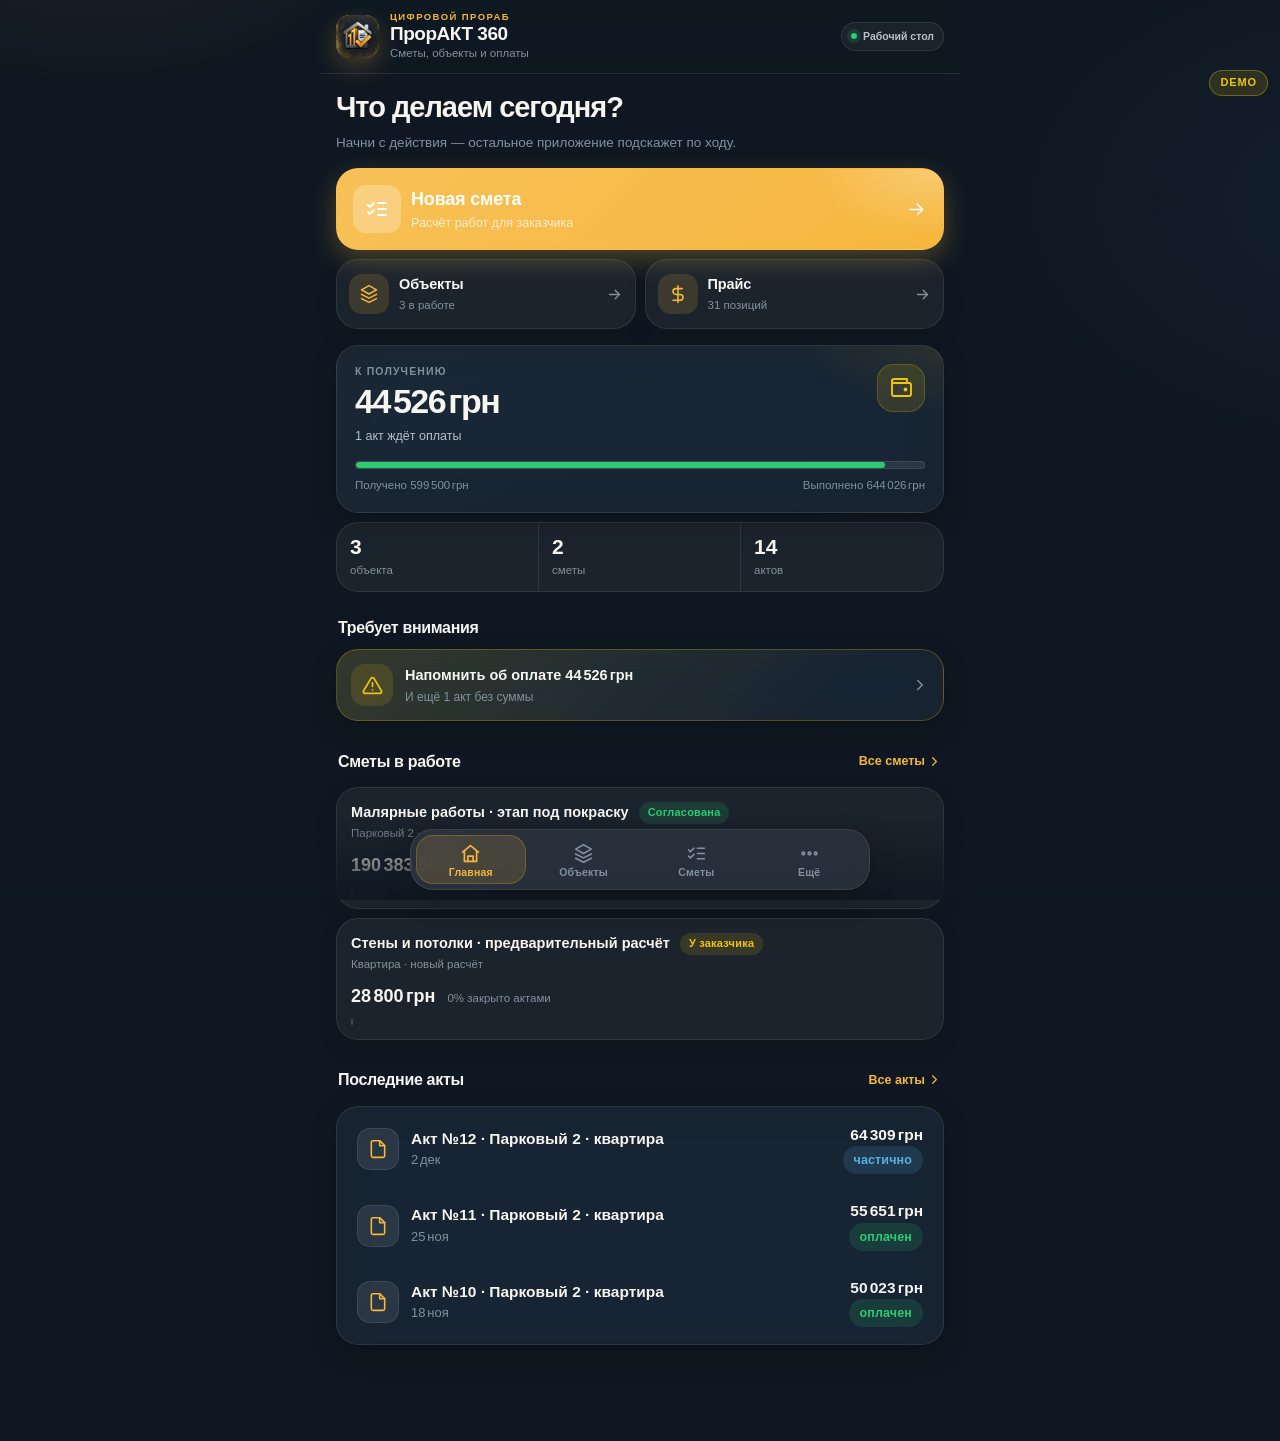
<file: internal/webapp/static/index.html>
<!doctype html>
<html lang="ru">
<head>
  <meta charset="utf-8">
  <meta name="viewport" content="width=device-width, initial-scale=1, viewport-fit=cover, user-scalable=no">
  <meta name="referrer" content="no-referrer">
  <title>ПрорАКТ 360 — цифровой прораб</title>
  <!-- Telegram Mini App SDK: если недоступен (открыто в обычном браузере) —
       приложение честно переходит в demo-режим с тестовыми данными -->
  <script src="https://telegram.org/js/telegram-web-app.js" onerror="window.__tgFailed=true"></script>
  <link rel="stylesheet" href="css/tokens.css">
  <link rel="stylesheet" href="css/base.css">
  <link rel="stylesheet" href="css/components.css">
  <link rel="icon" href="data:image/svg+xml,<svg xmlns='http://www.w3.org/2000/svg' viewBox='0 0 100 100'><text y='.9em' font-size='90'>🧰</text></svg>">
</head>
<body>
  <div id="app" class="app" aria-live="polite">
    <div class="boot-splash">
      <div class="boot-logo"><img src="assets/proakt360-avatar.webp" alt=""></div>
      <div class="boot-title">ПрорАКТ 360</div>
      <div class="boot-hint">Загружаю цифровой прораб…</div>
    </div>
  </div>
  <script type="module" src="js/main.js"></script>
</body>
</html>
</file>
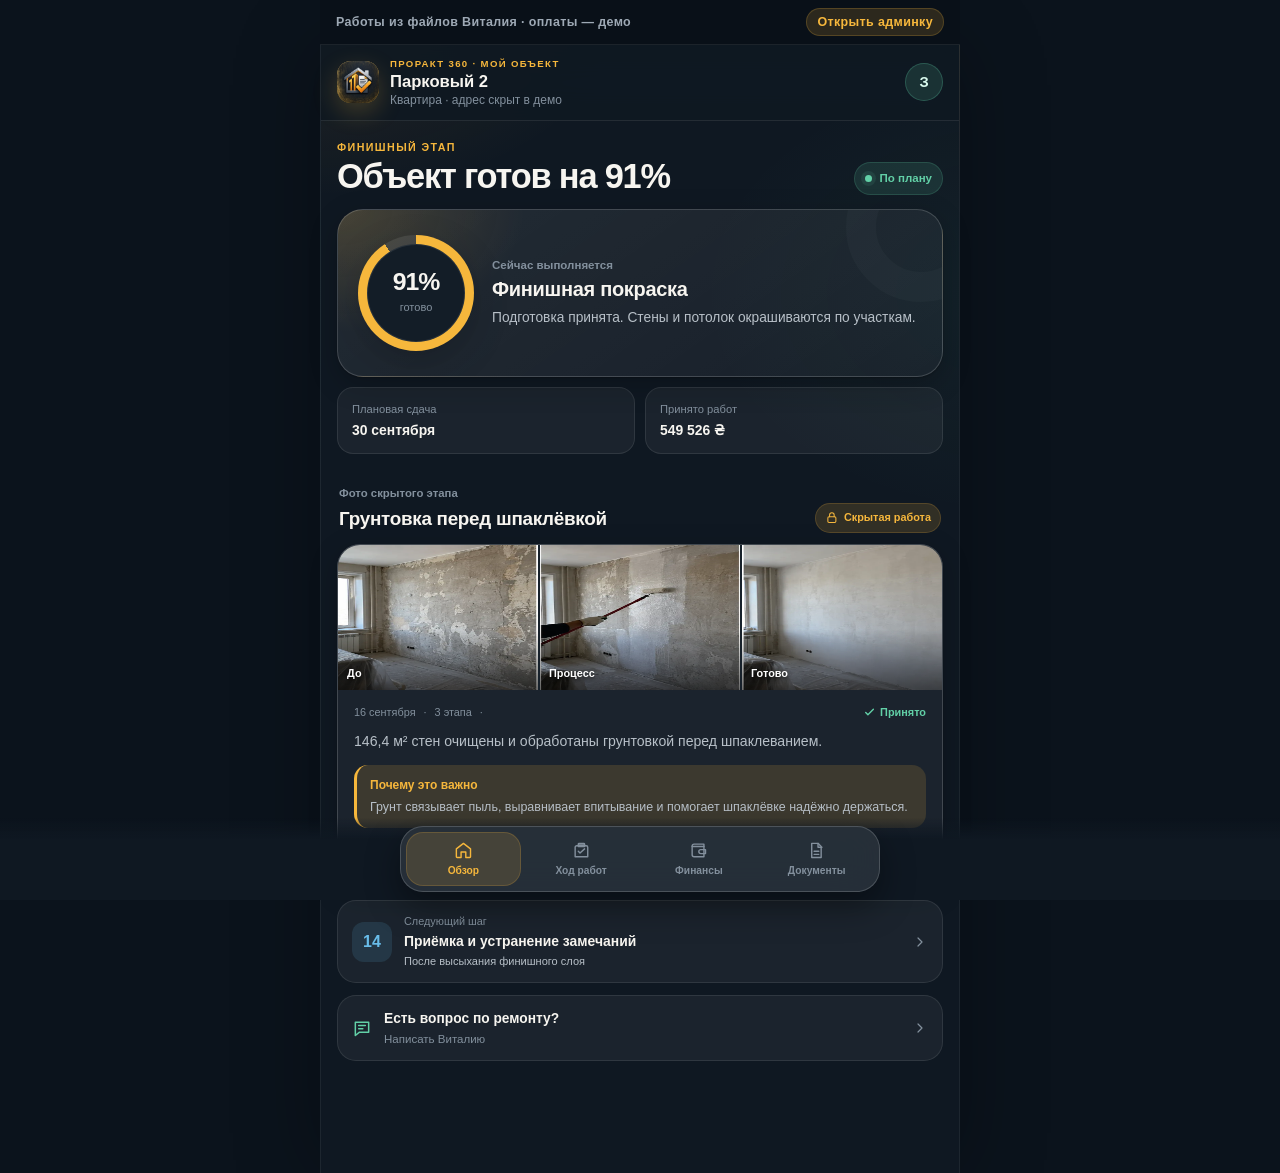
<file: internal/webapp/static/client.html>
<!doctype html>
<html lang="ru">
<head>
  <meta charset="utf-8">
  <meta name="viewport" content="width=device-width, initial-scale=1, viewport-fit=cover, user-scalable=no">
  <meta name="theme-color" content="#0f1822">
  <meta name="referrer" content="no-referrer">
  <title>ПрорАКТ 360 — мой объект</title>
  <script src="https://telegram.org/js/telegram-web-app.js" onerror="window.__tgFailed=true"></script>
  <link rel="stylesheet" href="css/tokens.css">
  <link rel="stylesheet" href="css/base.css">
  <link rel="stylesheet" href="css/client.css">
  <link rel="icon" href="data:image/svg+xml,%3Csvg xmlns='http://www.w3.org/2000/svg' viewBox='0 0 100 100'%3E%3Crect width='100' height='100' rx='24' fill='%23f6b73c'/%3E%3Cpath d='M24 48 50 27l26 21v29H57V58H43v19H24Z' fill='%23261a02'/%3E%3C/svg%3E">
</head>
<body class="client-body">
  <svg class="svg-sprite" aria-hidden="true">
    <symbol id="i-home" viewBox="0 0 24 24"><path d="m3 10 9-7 9 7v10a1 1 0 0 1-1 1h-5v-7H9v7H4a1 1 0 0 1-1-1Z"/></symbol>
    <symbol id="i-work" viewBox="0 0 24 24"><path d="M9 5h6M9 3h6a1 1 0 0 1 1 1v3H8V4a1 1 0 0 1 1-1Z"/><path d="M6 6h12a2 2 0 0 1 2 2v12H4V8a2 2 0 0 1 2-2Z"/><path d="m8 13 2.2 2.2L16 10"/></symbol>
    <symbol id="i-wallet" viewBox="0 0 24 24"><path d="M4 6.5A2.5 2.5 0 0 1 6.5 4H19v16H6.5A2.5 2.5 0 0 1 4 17.5Z"/><path d="M4 7h15M15 11h6v5h-6a2.5 2.5 0 0 1 0-5Z"/></symbol>
    <symbol id="i-doc" viewBox="0 0 24 24"><path d="M6 3h8l4 4v14H6Z"/><path d="M14 3v5h5M9 13h6M9 17h6"/></symbol>
    <symbol id="i-camera" viewBox="0 0 24 24"><path d="M4 7h4l1.5-2h5L16 7h4v12H4Z"/><circle cx="12" cy="13" r="3.5"/></symbol>
    <symbol id="i-check" viewBox="0 0 24 24"><path d="m5 12 4 4L19 6"/></symbol>
    <symbol id="i-lock" viewBox="0 0 24 24"><rect x="5" y="10" width="14" height="10" rx="2"/><path d="M8 10V7a4 4 0 0 1 8 0v3"/></symbol>
    <symbol id="i-message" viewBox="0 0 24 24"><path d="M4 5h16v12H9l-5 4Z"/><path d="M8 9h8M8 13h5"/></symbol>
    <symbol id="i-chevron" viewBox="0 0 24 24"><path d="m9 18 6-6-6-6"/></symbol>
    <symbol id="i-close" viewBox="0 0 24 24"><path d="m6 6 12 12M18 6 6 18"/></symbol>
    <symbol id="i-download" viewBox="0 0 24 24"><path d="M12 3v12m0 0 5-5m-5 5-5-5M5 20h14"/></symbol>
  </svg>

  <div id="demo-switch" class="client-demo-switch">
    <span>Работы из файлов Виталия · оплаты — демо</span>
    <a href="./index.html">Открыть админку</a>
  </div>

  <div class="client-shell">
    <header class="client-header">
      <div class="client-brand" aria-hidden="true"><img src="assets/proakt360-avatar.webp" alt=""></div>
      <div class="client-header-copy">
        <div class="client-header-label">ПРОРАКТ 360 · МОЙ ОБЪЕКТ</div>
        <div class="client-header-title">Парковый 2</div>
        <div class="client-header-sub">Квартира · адрес скрыт в демо</div>
      </div>
      <div class="client-avatar" aria-label="Заказчик">З</div>
    </header>

    <main class="client-main" id="client-main">
      <section class="client-screen active" data-screen="overview" aria-labelledby="overview-title">
        <div class="object-intro">
          <div>
            <div class="eyebrow">ФИНИШНЫЙ ЭТАП</div>
            <h1 id="overview-title">Объект готов на 91%</h1>
          </div>
          <span class="status-pill"><span></span>По плану</span>
        </div>

        <article class="progress-card">
          <div class="progress-ring" style="--value:91" aria-label="Готовность объекта 91 процент">
            <div><strong>91%</strong><span>готово</span></div>
          </div>
          <div class="progress-copy">
            <div class="progress-label">Сейчас выполняется</div>
            <h2>Финишная покраска</h2>
            <p>Подготовка принята. Стены и потолок окрашиваются по участкам.</p>
          </div>
        </article>

        <div class="fact-grid" aria-label="Сроки объекта">
          <div class="fact"><span>Плановая сдача</span><strong>30 сентября</strong></div>
          <div class="fact"><span>Принято работ</span><strong>549 526 ₴</strong></div>
        </div>

        <div class="section-heading">
          <div><span>Фото скрытого этапа</span><h2>Грунтовка перед шпаклёвкой</h2></div>
          <span class="hidden-badge"><svg><use href="#i-lock"/></svg>Скрытая работа</span>
        </div>

        <article class="report-card" data-open-report tabindex="0" role="button" aria-label="Открыть фотоотчёт о грунтовании стен">
          <div class="report-photo-strip" aria-hidden="true">
            <div class="report-photo before"><span>До</span></div>
            <div class="report-photo process"><span>Процесс</span></div>
            <div class="report-photo after"><span>Готово</span></div>
          </div>
          <div class="report-body">
            <div class="report-meta"><span>16 сентября</span><span>3 этапа</span><span class="done-label"><svg><use href="#i-check"/></svg>Принято</span></div>
            <p>146,4 м² стен очищены и обработаны грунтовкой перед шпаклеванием.</p>
            <div class="why-box">
              <strong>Почему это важно</strong>
              <span>Грунт связывает пыль, выравнивает впитывание и помогает шпаклёвке надёжно держаться.</span>
            </div>
            <button class="text-button" type="button">Посмотреть фотоотчёт <svg><use href="#i-chevron"/></svg></button>
          </div>
        </article>

        <article class="next-card">
          <div class="next-number">14</div>
          <div class="next-copy"><span>Следующий шаг</span><strong>Приёмка и устранение замечаний</strong><small>После высыхания финишного слоя</small></div>
          <svg class="chevron"><use href="#i-chevron"/></svg>
        </article>

        <button class="client-question" type="button" data-action="question">
          <svg><use href="#i-message"/></svg>
          <span><strong>Есть вопрос по ремонту?</strong><small>Написать Виталию</small></span>
          <svg class="chevron"><use href="#i-chevron"/></svg>
        </button>
      </section>

      <section class="client-screen" data-screen="work" aria-labelledby="work-title">
        <div class="screen-title">
          <div class="eyebrow">ХРОНОЛОГИЯ</div>
          <h1 id="work-title">Ход работ</h1>
          <p>Все этапы, включая работы, которые не будут видны после отделки.</p>
        </div>

        <div class="timeline">
          <article class="timeline-item done">
            <div class="timeline-mark"><svg><use href="#i-check"/></svg></div>
            <div class="timeline-card">
              <div class="timeline-top"><span>Этап 1</span><time>Акты 1–2</time></div>
              <h2>Защита и подготовка основания</h2>
              <p>Укрывка, штробы, шлифовка штукатурки и подготовка скрытых дверей.</p>
              <button type="button" data-action="photos">Фото подготовки <svg><use href="#i-chevron"/></svg></button>
            </div>
          </article>

          <article class="timeline-item done">
            <div class="timeline-mark"><svg><use href="#i-check"/></svg></div>
            <div class="timeline-card">
              <div class="timeline-top"><span>Этап 2</span><time>Акты 3–6</time></div>
              <div class="timeline-title-row"><h2>Армирование и стеклохолст</h2><span class="mini-hidden"><svg><use href="#i-lock"/></svg>Скрытая</span></div>
              <p>Сетка, стыки гипсокартона, углы Straight Flex и стеклохолст.</p>
              <button type="button" data-action="photos">Фото до закрытия <svg><use href="#i-chevron"/></svg></button>
            </div>
          </article>

          <article class="timeline-item done">
            <div class="timeline-mark">3</div>
            <div class="timeline-card current-card">
              <div class="timeline-top"><span>Этап 3 · завершён</span><time>Акты 7–11</time></div>
              <h2>Шпаклёвка и шлифовка</h2>
              <div class="stage-progress"><i style="width:100%"></i></div>
              <div class="task-list">
                <button class="task done hidden-task" type="button" data-open-report><svg><use href="#i-check"/></svg><span>Грунтование 146,4 м²</span><small>Отчёт</small></button>
                <div class="task done"><svg><use href="#i-check"/></svg><span>Шпаклёвка под стеклохолст</span></div>
                <div class="task done"><svg><use href="#i-check"/></svg><span>Финишная шпаклёвка</span></div>
                <div class="task done"><svg><use href="#i-check"/></svg><span>Шлифовка под покраску</span></div>
              </div>
            </div>
          </article>

          <article class="timeline-item current">
            <div class="timeline-mark">4</div>
            <div class="timeline-card current-card">
              <div class="timeline-top"><span>Этап 4 · сейчас</span><time>Акт 12</time></div>
              <h2>Финишная покраска</h2>
              <div class="stage-progress"><i style="width:72%"></i></div>
              <p>Стены валиком, потолок и откосы — безвоздушным методом.</p>
            </div>
          </article>

          <article class="timeline-item future">
            <div class="timeline-mark">5</div>
            <div class="timeline-card">
              <div class="timeline-top"><span>Этап 5</span><time>до 30 сентября</time></div>
              <h2>Приёмка объекта</h2>
              <p>Финальная проверка, уборка и передача документов.</p>
            </div>
          </article>
        </div>
      </section>

      <section class="client-screen" data-screen="finance" aria-labelledby="finance-title">
        <div class="screen-title">
          <div class="eyebrow">РАСЧЁТЫ</div>
          <h1 id="finance-title">Финансы</h1>
          <p>Только согласованные суммы, оплаты и принятые работы.</p>
        </div>

        <article class="money-hero">
          <span>Принято работ по 12 актам</span>
          <strong>549 526 ₴</strong>
          <div class="money-progress"><i style="width:91.9%"></i></div>
          <div class="money-legend"><span>Оплачено <b>505 000 ₴</b></span><span>К оплате <b>44 526 ₴</b></span></div>
        </article>

        <div class="money-grid">
          <article><span>Актов сформировано</span><strong>12</strong><small>Суммы из архива Виталия</small></article>
          <article class="debt-card"><span>Задолженность</span><strong>44 526 ₴</strong><small>Условно для демо</small></article>
        </div>

        <div class="section-heading simple"><div><span>История</span><h2>Платежи и акты</h2></div></div>
        <div class="finance-list">
          <button type="button" data-action="document"><span class="finance-icon act">✓</span><span><strong>Акт выполненных работ №12</strong><small>Последний · частично оплачен</small></span><b>64 309 ₴</b><svg><use href="#i-chevron"/></svg></button>
          <button type="button" data-action="document"><span class="finance-icon income">₴</span><span><strong>Оплата по акту №12</strong><small>Получено · сумма условная</small></span><b>19 783 ₴</b><svg><use href="#i-chevron"/></svg></button>
          <button type="button" data-action="document"><span class="finance-icon act">✓</span><span><strong>Акт выполненных работ №11</strong><small>Оплачен</small></span><b>55 651 ₴</b><svg><use href="#i-chevron"/></svg></button>
          <button type="button" data-action="document"><span class="finance-icon act">✓</span><span><strong>Акт выполненных работ №10</strong><small>Оплачен</small></span><b>50 023 ₴</b><svg><use href="#i-chevron"/></svg></button>
        </div>

        <div class="finance-note"><svg><use href="#i-lock"/></svg><p><strong>Прозрачно и без внутренней кухни</strong><span>Заказчик видит согласованную смету и расчёты. Закупочные цены и внутренняя маржа бригады остаются в админке.</span></p></div>
      </section>

      <section class="client-screen" data-screen="documents" aria-labelledby="documents-title">
        <div class="screen-title">
          <div class="eyebrow">ФАЙЛЫ ОБЪЕКТА</div>
          <h1 id="documents-title">Документы</h1>
          <p>Актуальные версии сметы, договора и актов всегда под рукой.</p>
        </div>

        <div class="document-group">
          <h2>Основные</h2>
          <button class="document-row" type="button" data-action="document"><span class="doc-icon amber"><svg><use href="#i-doc"/></svg></span><span><strong>Смета этапа «Парковый 2»</strong><small>38 позиций · 190 383,50 ₴</small></span><span class="doc-status">Из Excel</span><svg><use href="#i-chevron"/></svg></button>
          <button class="document-row" type="button" data-action="document"><span class="doc-icon blue"><svg><use href="#i-doc"/></svg></span><span><strong>Прайс малярных работ</strong><small>Стены, потолки и коэффициенты</small></span><svg><use href="#i-chevron"/></svg></button>
        </div>

        <div class="document-group">
          <h2>Акты выполненных работ</h2>
          <button class="document-row" type="button" data-action="document"><span class="doc-icon green"><svg><use href="#i-check"/></svg></span><span><strong>Акт №12</strong><small>Финишная покраска · 64 309 ₴</small></span><span class="doc-status pending">Частично</span><svg><use href="#i-chevron"/></svg></button>
          <button class="document-row" type="button" data-action="document"><span class="doc-icon green"><svg><use href="#i-check"/></svg></span><span><strong>Акт №11</strong><small>Грунт-краска · 55 651 ₴</small></span><span class="doc-status signed">Оплачен</span><svg><use href="#i-chevron"/></svg></button>
          <button class="document-row" type="button" data-action="document"><span class="doc-icon green"><svg><use href="#i-check"/></svg></span><span><strong>Акт №10</strong><small>Шпаклёвка и шлифовка · 50 023 ₴</small></span><span class="doc-status signed">Оплачен</span><svg><use href="#i-chevron"/></svg></button>
        </div>

        <button class="download-all" type="button" data-action="download"><svg><use href="#i-download"/></svg>Скачать документы одним архивом</button>
      </section>
    </main>

    <nav class="client-tabbar" aria-label="Разделы кабинета заказчика">
      <div class="client-tabbar-inner">
        <button class="client-tab active" type="button" data-tab="overview" aria-current="page"><svg><use href="#i-home"/></svg><span>Обзор</span></button>
        <button class="client-tab" type="button" data-tab="work"><svg><use href="#i-work"/></svg><span>Ход работ</span></button>
        <button class="client-tab" type="button" data-tab="finance"><svg><use href="#i-wallet"/></svg><span>Финансы</span></button>
        <button class="client-tab" type="button" data-tab="documents"><svg><use href="#i-doc"/></svg><span>Документы</span></button>
      </div>
    </nav>
  </div>

  <div class="report-sheet" id="report-sheet" hidden>
    <button class="sheet-backdrop" type="button" data-close-report aria-label="Закрыть отчёт"></button>
    <section class="sheet-panel" role="dialog" aria-modal="true" aria-labelledby="report-title">
      <div class="sheet-handle" aria-hidden="true"></div>
      <div class="sheet-head">
        <div><span>ФОТООТЧЁТ · СКРЫТАЯ РАБОТА</span><h2 id="report-title">Грунтование стен</h2></div>
        <button class="sheet-close" type="button" data-close-report aria-label="Закрыть"><svg><use href="#i-close"/></svg></button>
      </div>
      <img class="sheet-photo" src="assets/hidden-work-primer-report.webp" alt="Стена до грунтования, во время нанесения грунтовки и после завершения работы">
      <div class="sheet-steps"><span><b>1</b>Основание</span><span><b>2</b>Нанесение</span><span><b>3</b>Результат</span></div>
      <div class="sheet-content">
        <span class="hidden-badge"><svg><use href="#i-lock"/></svg>Скрытая работа зафиксирована</span>
        <p>Стены очищены от пыли и равномерно обработаны грунтовкой глубокого проникновения. После высыхания можно наносить шпаклёвку.</p>
        <dl>
          <div><dt>Материал</dt><dd>Грунт глубокого проникновения</dd></div>
          <div><dt>Площадь</dt><dd>146,4 м²</dd></div>
          <div><dt>Ответственный</dt><dd>Виталий</dd></div>
        </dl>
        <div class="sheet-proof"><svg><use href="#i-check"/></svg><p><strong>Работа подтверждена</strong><span>Фото сохранены в истории объекта и будут доступны после завершения ремонта.</span></p></div>
      </div>
    </section>
  </div>

  <div class="client-toast" id="client-toast" role="status" aria-live="polite"></div>
  <script type="module" src="js/client.js"></script>
</body>
</html>
</file>
<file: internal/webapp/static/css/tokens.css>
/* ============================================================
   ПрорАКТ · design tokens (v0.7)
   Палитра полностью синхронизируется с Telegram.WebApp.themeParams
   (см. js/hooks/useTheme.js): значения ниже — фолбэк на время
   загрузки и для открытия вне Telegram.
   ============================================================ */

:root {
  color-scheme: dark;

  /* поверхности */
  --bg: #0f1822;                    /* спокойный графит, без «игровой» черноты */
  --bg-glow-1: rgba(246, 183, 60, .08);
  --bg-glow-2: rgba(88, 176, 227, .05);
  --card: rgba(255, 255, 255, .055);
  --card-strong: rgba(255, 255, 255, .095);
  --card-blur: 18px;
  --border: rgba(255, 255, 255, .09);
  --border-strong: rgba(255, 255, 255, .16);

  /* текст */
  --text: #f7f5f0;
  --text-secondary: #b8c0c8;
  --sub: var(--text-secondary);
  --hint: #83909d;

  /* акцент: в Telegram подменяется на themeParams.button_color */
  --accent: #f6b73c;
  --accent-text: #261a02;
  --accent-soft: rgba(246, 183, 60, .15);
  --on-accent: #261a02;

  /* узнаваемый «строительный» оттенок не зависит от темы Telegram */
  --brand: #f6b73c;
  --brand-soft: rgba(246, 183, 60, .14);

  /* статусы */
  --ok: #2ecc71;
  --ok-soft: rgba(46, 204, 113, .14);
  --warn: #f1c40f;
  --warn-soft: rgba(241, 196, 15, .13);
  --danger: #ff6b57;
  --danger-soft: rgba(255, 107, 87, .13);
  --info: #58b0e3;
  --info-soft: rgba(88, 176, 227, .14);

  /* форма */
  --radius-s: 11px;
  --radius-m: 16px;
  --radius-l: 22px;
  --radius-xl: 28px;
  --blur-hairline: saturate(160%) blur(var(--card-blur));

  --shadow-1: 0 1px 2px rgba(0, 0, 0, .24), 0 14px 36px rgba(0, 0, 0, .18);
  --shadow-accent: 0 10px 26px rgba(246, 183, 60, .24);

  /* метрика */
  --font: -apple-system, BlinkMacSystemFont, "SF Pro Text", "Segoe UI",
          Roboto, "Helvetica Neue", Arial, sans-serif;
  --mono: ui-monospace, "SF Mono", "JetBrains Mono", Menlo, monospace;
  --tab-num: font-variant-numeric: tabular-nums;

  /* отступы */
  --page-x: 16px;
  --page-top: 12px;
  --gap-s: 8px;
  --gap-m: 12px;
  --gap-l: 16px;
  --gap-xl: 24px;

  /* поведение */
  --tap-ease: cubic-bezier(.2, .8, .2, 1);
  --spring: cubic-bezier(.34, 1.4, .44, 1);
}
</file>
<file: internal/webapp/static/css/base.css>
/* ПрорАКТ · база: reset, типографика, safe-area, скролл */

*, *::before, *::after { box-sizing: border-box; }

html, body {
  margin: 0;
  padding: 0;
  height: 100%;
}

body {
  font-family: var(--font);
  font-size: 16px;
  line-height: 1.45;
  color: var(--text);
  background: var(--bg);
  -webkit-font-smoothing: antialiased;
  text-rendering: optimizeLegibility;
  overscroll-behavior-y: none;
  touch-action: manipulation;
  -webkit-tap-highlight-color: transparent;
}

/* фон с мягким свечением — глубина для glassmorphism */
.app {
  min-height: 100%;
  background:
    radial-gradient(520px 340px at 8% -8%, var(--bg-glow-1), transparent 60%),
    radial-gradient(640px 420px at 108% 14%, var(--bg-glow-2), transparent 62%),
    var(--bg);
  display: flex;
  flex-direction: column;
  /* safe-area + запас под панель Telegram */
  padding-top: calc(env(safe-area-inset-top, 0px) + var(--tg-gap, 0px));
}

main.view {
  flex: 1 0 auto;
  padding: var(--page-top) var(--page-x) 96px;
  width: 100%;
  max-width: 640px;
  margin: 0 auto;
}

h1, h2, h3 { margin: 0; letter-spacing: -.015em; }
p { margin: 0; }

a { color: var(--accent); text-decoration: none; }

button, input, select, textarea {
  font: inherit;
  color: inherit;
}

button { cursor: pointer; background: none; border: 0; padding: 0; }

::placeholder { color: var(--hint); opacity: 1; }

/* деньги и счётчики — выровненные цифры */
.num { font-variant-numeric: tabular-nums; }

.muted { color: var(--text-secondary); }
.hint-text { color: var(--hint); font-size: 13.5px; }

.row { display: flex; align-items: center; gap: var(--gap-m); }
.row-between { display: flex; align-items: center; justify-content: space-between; gap: var(--gap-m); }
.col { display: flex; flex-direction: column; gap: var(--gap-s); }
.grow { flex: 1 1 auto; min-width: 0; }
.ellipsis { overflow: hidden; text-overflow: ellipsis; white-space: nowrap; }

/* скроллбар — тонкий и ненавязчивый */
*::-webkit-scrollbar { width: 4px; height: 4px; }
*::-webkit-scrollbar-thumb { background: var(--border-strong); border-radius: 4px; }

/* доступность: фокус виден, но не мигает на тапах */
:focus-visible {
  outline: 2px solid var(--accent);
  outline-offset: 2px;
  border-radius: 6px;
}

@media (prefers-reduced-motion: reduce) {
  *, *::before, *::after { animation-duration: .01ms !important; transition-duration: .01ms !important; }
}
</file>
<file: internal/webapp/static/css/components.css>
/* ============================================================
   ПрорАКТ · UI-кит (glassmorphism, 2026)
   Компоненты соответствуют js/components/ui/*.js
   ============================================================ */

/* --- сплэш ---------------------------------------------------- */
.boot-splash {
  min-height: 100dvh;
  display: grid;
  place-content: center;
  justify-items: center;
  gap: 6px;
}
.boot-logo { width: 72px; height: 72px; overflow: hidden; border-radius: 23px; filter: drop-shadow(0 8px 22px rgba(0,0,0,.42)); animation: boot-pop .6s var(--spring) both; }
.boot-logo img { width: 100%; height: 100%; display: block; object-fit: cover; }
.boot-title { font-size: 22px; font-weight: 800; letter-spacing: .02em; }
.boot-hint { color: var(--hint); font-size: 14px; }
@keyframes boot-pop { from { transform: scale(.6); opacity: 0; } to { transform: scale(1); opacity: 1; } }

/* --- шапка ---------------------------------------------------- */
.app-header {
  position: sticky;
  top: calc(env(safe-area-inset-top, 0px) + var(--tg-gap, 0px));
  z-index: 30;
  padding: 10px var(--page-x) 10px;
  max-width: 640px;
  margin: 0 auto;
  width: 100%;
  display: flex;
  align-items: center;
  gap: 10px;
  background: color-mix(in srgb, var(--bg) 72%, transparent);
  -webkit-backdrop-filter: var(--blur-hairline);
  backdrop-filter: var(--blur-hairline);
  border-bottom: 1px solid var(--border);
}
.app-header .title { font-size: 19px; font-weight: 800; letter-spacing: -.02em; }
.app-header .subtitle { font-size: 12.5px; color: var(--hint); margin-top: 1px; }

.icon-btn {
  display: grid;
  place-items: center;
  width: 40px; height: 40px;
  border-radius: 13px;
  background: var(--card);
  border: 1px solid var(--border);
  -webkit-backdrop-filter: var(--blur-hairline);
  backdrop-filter: var(--blur-hairline);
  color: var(--text-secondary);
  transition: transform .15s var(--tap-ease), background .2s;
}
.icon-btn:active { transform: scale(.92); background: var(--card-strong); }

/* --- стеклянная карточка -------------------------------------- */
.card {
  background: var(--card);
  border: 1px solid var(--border);
  border-radius: var(--radius-l);
  -webkit-backdrop-filter: var(--blur-hairline);
  backdrop-filter: var(--blur-hairline);
  box-shadow: var(--shadow-1);
  padding: var(--gap-l);
}
.card.clickable { transition: transform .16s var(--tap-ease), border-color .2s; }
.card.clickable:active { transform: scale(.975); border-color: var(--border-strong); }
.card.section { margin-top: var(--gap-l); }

.card-title {
  font-size: 13px;
  font-weight: 700;
  text-transform: uppercase;
  letter-spacing: .06em;
  color: var(--hint);
  margin-bottom: var(--gap-m);
}

/* --- метрики (дашборд) ---------------------------------------- */
.stat-grid {
  display: grid;
  grid-template-columns: repeat(2, minmax(0, 1fr));
  gap: var(--gap-m);
}
.stat-grid.wide-first > :first-child { grid-column: 1 / -1; }

.stat {
  position: relative;
  overflow: hidden;
  background: var(--card);
  border: 1px solid var(--border);
  border-radius: var(--radius-l);
  -webkit-backdrop-filter: var(--blur-hairline);
  backdrop-filter: var(--blur-hairline);
  padding: 14px 16px;
}
.stat .stat-label {
  display: flex; align-items: center; gap: 6px;
  font-size: 12.5px; font-weight: 600; letter-spacing: .03em;
  color: var(--text-secondary);
}
.stat .stat-value {
  margin-top: 4px;
  font-size: 26px;
  font-weight: 800;
  letter-spacing: -.02em;
  font-variant-numeric: tabular-nums;
}
.stat .stat-value .unit { font-size: 14px; font-weight: 700; color: var(--hint); margin-left: 4px; }
.stat .stat-sub { margin-top: 2px; font-size: 12.5px; color: var(--hint); font-variant-numeric: tabular-nums; }
.stat.hero { background: linear-gradient(135deg, var(--accent-soft), transparent 70%), var(--card); }
.stat.hero .stat-value { font-size: 34px; }
.stat .stat-icon { position: absolute; right: 12px; top: 12px; opacity: .5; color: var(--text-secondary); }

/* --- кнопки ---------------------------------------------------- */
.btn {
  position: relative;
  display: inline-flex;
  align-items: center;
  justify-content: center;
  gap: 8px;
  min-height: 48px;
  padding: 12px 20px;
  border-radius: var(--radius-m);
  font-weight: 700;
  font-size: 15.5px;
  letter-spacing: -.01em;
  border: 1px solid transparent;
  transition: transform .16s var(--tap-ease), filter .2s, background .2s, opacity .2s;
  user-select: none;
  -webkit-user-select: none;
}
.btn:active { transform: scale(.965); }

.btn-primary {
  background: linear-gradient(180deg, color-mix(in srgb, var(--accent) 88%, white 12%), var(--accent));
  color: var(--on-accent);
  box-shadow: var(--shadow-accent);
}
.btn-primary:active { filter: brightness(1.06); }

.btn-secondary {
  background: var(--card-strong);
  border-color: var(--border);
  -webkit-backdrop-filter: var(--blur-hairline);
  backdrop-filter: var(--blur-hairline);
  color: var(--text);
}

.btn-danger {
  background: var(--danger-soft);
  color: var(--danger);
  border-color: color-mix(in srgb, var(--danger) 32%, transparent);
}

.btn-ghost { background: transparent; color: var(--accent); }

.btn-block { display: flex; width: 100%; }
.btn-sm { min-height: 38px; padding: 8px 14px; font-size: 14px; border-radius: 12px; }

.btn[disabled], .btn.loading {
  opacity: .55;
  pointer-events: none;
}
.btn.loading { color: transparent !important; }
.btn.loading::after {
  content: "";
  position: absolute;
  width: 20px; height: 20px;
  border-radius: 50%;
  border: 2.5px solid color-mix(in srgb, currentColor 35%, transparent);
  border-top-color: currentColor;
  color: var(--text);
  animation: spin .7s linear infinite;
}
.btn-primary.loading::after { color: var(--on-accent); }
@keyframes spin { to { transform: rotate(360deg); } }

/* --- бейджи ---------------------------------------------------- */
.badge {
  display: inline-flex;
  align-items: center;
  gap: 5px;
  padding: 4px 10px;
  border-radius: 999px;
  font-size: 12.5px;
  font-weight: 700;
  letter-spacing: .01em;
  background: var(--card-strong);
  color: var(--text-secondary);
  border: 1px solid var(--border);
  white-space: nowrap;
}
.badge .dot { width: 6px; height: 6px; border-radius: 50%; background: currentColor; }
.badge.ok { background: var(--ok-soft); color: var(--ok); border-color: transparent; }
.badge.warn { background: var(--warn-soft); color: var(--warn); border-color: transparent; }
.badge.danger { background: var(--danger-soft); color: var(--danger); border-color: transparent; }
.badge.info { background: var(--info-soft); color: var(--info); border-color: transparent; }

/* --- список (ячейки) ------------------------------------------- */
.list { display: flex; flex-direction: column; }
.cell {
  display: flex;
  align-items: center;
  gap: 12px;
  width: 100%;
  text-align: left;
  padding: 13px 4px;
  border-bottom: 1px solid var(--border);
  transition: opacity .15s, transform .15s var(--tap-ease);
  color: inherit;
}
.cell:last-child { border-bottom: 0; }
.cell:active { transform: scale(.985); opacity: .85; }
.cell .cell-ic {
  flex: 0 0 auto;
  width: 42px; height: 42px;
  display: grid; place-items: center;
  border-radius: 13px;
  background: var(--card-strong);
  border: 1px solid var(--border);
  color: var(--accent);
}
.cell .cell-title { font-weight: 650; font-size: 15.5px; }
.cell .cell-sub { font-size: 13px; color: var(--hint); margin-top: 1px; font-variant-numeric: tabular-nums; }
.cell .cell-right { text-align: right; flex: 0 0 auto; }
.cell .cell-value { font-weight: 750; font-size: 15.5px; font-variant-numeric: tabular-nums; }
.cell .cell-note { font-size: 12.5px; color: var(--hint); margin-top: 1px; font-variant-numeric: tabular-nums; }

/* --- поиск ------------------------------------------------------ */
.searchbar {
  display: flex;
  align-items: center;
  gap: 10px;
  padding: 10px 14px;
  border-radius: var(--radius-m);
  background: var(--card);
  border: 1px solid var(--border);
  -webkit-backdrop-filter: var(--blur-hairline);
  backdrop-filter: var(--blur-hairline);
  color: var(--hint);
}
.searchbar input {
  flex: 1;
  background: none;
  border: 0;
  outline: 0;
  color: var(--text);
  font-size: 15.5px;
  min-width: 0;
}

/* --- поля ввода (нижний лист) ----------------------------------- */
.field { display: flex; flex-direction: column; gap: 6px; margin-bottom: var(--gap-l); }
.field label { font-size: 13px; font-weight: 700; color: var(--text-secondary); }
.field input, .field textarea {
  width: 100%;
  padding: 13px 14px;
  border-radius: var(--radius-m);
  background: var(--card-strong);
  border: 1px solid var(--border);
  outline: none;
  font-size: 16px;
  transition: border-color .2s;
}
.field input:focus, .field textarea:focus { border-color: var(--accent); }
.field .field-error { color: var(--danger); font-size: 12.5px; }

/* --- нижний лист ------------------------------------------------ */
.sheet-backdrop {
  position: fixed;
  inset: 0;
  z-index: 90;
  background: rgba(0, 0, 0, .45);
  -webkit-backdrop-filter: blur(3px);
  backdrop-filter: blur(3px);
  opacity: 0;
  transition: opacity .25s ease;
  display: flex;
  align-items: flex-end;
  justify-content: center;
}
.sheet-backdrop.open { opacity: 1; }
.sheet {
  width: 100%;
  max-width: 640px;
  max-height: 88dvh;
  overflow: auto;
  background: color-mix(in srgb, var(--bg) 88%, white 12%);
  -webkit-backdrop-filter: var(--blur-hairline);
  backdrop-filter: var(--blur-hairline);
  border: 1px solid var(--border);
  border-bottom: 0;
  border-radius: var(--radius-xl) var(--radius-xl) 0 0;
  padding: 8px var(--page-x) calc(var(--gap-xl) + env(safe-area-inset-bottom, 0px));
  transform: translateY(100%);
  transition: transform .32s var(--spring);
}
.sheet-backdrop.open .sheet { transform: translateY(0); }
.sheet-grabber { width: 44px; height: 5px; border-radius: 3px; background: var(--border-strong); margin: 6px auto 14px; }
.sheet h3 { font-size: 19px; font-weight: 800; margin-bottom: 14px; }

/* --- тосты ------------------------------------------------------- */
.toasts {
  position: fixed;
  left: 0; right: 0;
  bottom: calc(88px + env(safe-area-inset-bottom, 0px));
  z-index: 120;
  display: flex;
  flex-direction: column;
  align-items: center;
  gap: 8px;
  pointer-events: none;
}
.toast {
  display: flex;
  align-items: center;
  gap: 9px;
  max-width: min(92vw, 480px);
  padding: 11px 16px;
  border-radius: 999px;
  font-size: 14px;
  font-weight: 650;
  background: color-mix(in srgb, var(--bg) 76%, white 24%);
  border: 1px solid var(--border-strong);
  box-shadow: var(--shadow-1);
  -webkit-backdrop-filter: var(--blur-hairline);
  backdrop-filter: var(--blur-hairline);
  animation: toast-in .3s var(--spring) both;
}
.toast.ok { color: var(--ok); }
.toast.danger { color: var(--danger); }
.toast.leaving { animation: toast-out .25s ease both; }
@keyframes toast-in { from { transform: translateY(16px) scale(.9); opacity: 0; } to { transform: none; opacity: 1; } }
@keyframes toast-out { to { transform: translateY(10px) scale(.94); opacity: 0; } }

/* --- скелетоны ---------------------------------------------------- */
.skeleton {
  position: relative;
  overflow: hidden;
  background: var(--card-strong);
  border-radius: var(--radius-m);
  min-height: 14px;
}
.skeleton::after {
  content: "";
  position: absolute;
  inset: 0;
  background: linear-gradient(90deg, transparent, rgba(255,255,255,.07), transparent);
  animation: shimmer 1.4s infinite;
}
@keyframes shimmer { from { transform: translateX(-100%); } to { transform: translateX(100%); } }
.skeleton.card-sk { height: 86px; border-radius: var(--radius-l); }
.skeleton.cell-sk { height: 58px; border-radius: var(--radius-m); margin-bottom: 10px; }

/* --- пустое состояние --------------------------------------------- */
.empty {
  display: grid;
  place-items: center;
  gap: 8px;
  text-align: center;
  padding: 44px 20px;
  color: var(--hint);
}
.empty .empty-ic {
  width: 64px; height: 64px;
  display: grid; place-items: center;
  border-radius: 22px;
  background: var(--card);
  border: 1px solid var(--border);
  color: var(--text-secondary);
  margin-bottom: 4px;
}
.empty .empty-title { font-weight: 750; color: var(--text-secondary); font-size: 16px; }
.empty .empty-sub { font-size: 13.5px; max-width: 260px; }

/* --- таб-бар -------------------------------------------------------- */
.tabbar {
  position: fixed;
  left: 0; right: 0;
  bottom: 0;
  z-index: 40;
  display: flex;
  justify-content: center;
  padding: 10px max(var(--page-x), env(safe-area-inset-left, 0px)) calc(10px + env(safe-area-inset-bottom, 0px));
  background: linear-gradient(to top, color-mix(in srgb, var(--bg) 92%, transparent), transparent);
  pointer-events: none;
}
.tabbar .tabbar-inner {
  pointer-events: auto;
  display: flex;
  gap: 2px;
  background: color-mix(in srgb, var(--bg) 55%, white 12%);
  border: 1px solid var(--border);
  border-radius: 22px;
  padding: 6px;
  -webkit-backdrop-filter: var(--blur-hairline);
  backdrop-filter: var(--blur-hairline);
  box-shadow: var(--shadow-1);
}
.tab {
  display: flex;
  flex-direction: column;
  align-items: center;
  gap: 3px;
  min-width: 62px;
  padding: 7px 10px 6px;
  border-radius: 16px;
  color: var(--hint);
  font-size: 10.5px;
  font-weight: 700;
  letter-spacing: .02em;
  transition: background .2s, color .2s, transform .15s var(--tap-ease);
}
.tab:active { transform: scale(.92); }
.tab.active {
  color: var(--on-accent);
  background: linear-gradient(180deg, color-mix(in srgb, var(--accent) 88%, white 12%), var(--accent));
  box-shadow: 0 4px 14px color-mix(in srgb, var(--accent) 35%, transparent);
}

/* --- прочее ---------------------------------------------------------- */
.demo-chip {
  position: fixed;
  top: calc(env(safe-area-inset-top, 0px) + var(--tg-gap, 0px) + 10px);
  right: 12px;
  z-index: 60;
  font-size: 11px;
  font-weight: 800;
  letter-spacing: .08em;
  color: var(--warn);
  background: var(--warn-soft);
  border: 1px solid color-mix(in srgb, var(--warn) 35%, transparent);
  padding: 4px 10px;
  border-radius: 999px;
}

.divider { height: 1px; background: var(--border); margin: var(--gap-m) 0; border: 0; }

.banner {
  display: flex;
  gap: 12px;
  align-items: flex-start;
  padding: 13px 15px;
  border-radius: var(--radius-l);
  border: 1px solid color-mix(in srgb, var(--warn) 30%, transparent);
  background: var(--warn-soft);
  color: var(--text);
  font-size: 13.5px;
}
.banner.danger { border-color: color-mix(in srgb, var(--danger) 30%, transparent); background: var(--danger-soft); }
.banner .banner-ic { color: var(--warn); flex: 0 0 auto; margin-top: 1px; }
.banner.danger .banner-ic { color: var(--danger); }

/* таблица позиций акта */
.lines { width: 100%; border-collapse: collapse; font-size: 14px; }
.lines th {
  text-align: left;
  font-size: 11.5px;
  text-transform: uppercase;
  letter-spacing: .06em;
  color: var(--hint);
  font-weight: 700;
  padding: 6px 4px;
  border-bottom: 1px solid var(--border);
}
.lines td { padding: 9px 4px; border-bottom: 1px solid var(--border); font-variant-numeric: tabular-nums; }
.lines tr:last-child td { border-bottom: 0; }
.lines .t-right { text-align: right; }
.lines .t-sum { font-weight: 750; }

.photo-grid {
  display: grid;
  grid-template-columns: repeat(3, 1fr);
  gap: 8px;
}
.photo-grid .ph {
  position: relative;
  aspect-ratio: 1;
  border-radius: var(--radius-m);
  overflow: hidden;
  border: 1px solid var(--border);
  background: var(--card-strong);
  display: grid;
  place-items: center;
  color: var(--hint);
  font-size: 11px;
  text-align: center;
  padding: 4px;
}
.photo-grid .ph img { position: absolute; inset: 0; width: 100%; height: 100%; object-fit: cover; }

/* ============================================================
   v0.5 · сметы: сегменты, кольцо, чипы, степпер, карточки позиций
   ============================================================ */

/* --- Segmented ------------------------------------------------------------ */
.seg {
  position: relative;
  display: grid;
  grid-auto-flow: column;
  grid-auto-columns: 1fr;
  gap: 2px;
  padding: 3px;
  background: var(--card);
  border: 1px solid var(--border);
  border-radius: var(--radius-m);
  backdrop-filter: var(--blur-hairline);
  overflow: hidden;
}
.seg-btn {
  position: relative;
  z-index: 1;
  border: 0;
  background: none;
  color: var(--text-secondary);
  font: 600 13px/1 var(--font);
  padding: 9px 4px;
  border-radius: calc(var(--radius-m) - 4px);
  transition: color .18s var(--tap-ease), transform .1s var(--tap-ease);
  cursor: pointer;
  white-space: nowrap;
}
.seg-btn:active { transform: scale(.96); }
.seg-btn.active { color: var(--on-accent); }
.seg-indicator {
  position: absolute;
  z-index: 0;
  top: 3px;
  bottom: 3px;
  left: 0;
  width: 0;
  border-radius: calc(var(--radius-m) - 4px);
  background: var(--accent);
  box-shadow: var(--shadow-accent);
  transition: transform .24s var(--spring), width .24s var(--spring);
}
.seg-sm .seg-btn { padding: 7px 4px; font-size: 12px; }

/* --- Ring ----------------------------------------------------------------- */
.ring { position: relative; display: grid; place-items: center; flex: 0 0 auto; }
.ring svg { display: block; }
.ring-val { transition: stroke-dashoffset .9s var(--spring); }
.ring-center {
  position: absolute;
  inset: 0;
  display: grid;
  place-content: center;
  text-align: center;
  gap: 1px;
}
.ring-label { font-size: 17px; font-weight: 800; letter-spacing: -.02em; }
.ring-sub { font-size: 10px; color: var(--hint); text-transform: uppercase; letter-spacing: .07em; }

/* --- ProgressBar ------------------------------------------------------------ */
.progress { height: 7px; border-radius: 99px; background: var(--card-strong); overflow: hidden; border: 1px solid var(--border); }
.progress-fill { height: 100%; width: 0; border-radius: 99px; transition: width .8s var(--spring); }

/* --- Chip --------------------------------------------------------------------- */
.chip {
  border: 1px solid var(--border);
  background: var(--card);
  color: var(--text-secondary);
  font: 600 12.5px/1 var(--font);
  padding: 8px 13px;
  border-radius: 999px;
  cursor: pointer;
  transition: all .18s var(--tap-ease);
  backdrop-filter: var(--blur-hairline);
}
.chip:active { transform: scale(.95); }
.chip.active { background: var(--accent-soft); border-color: var(--accent); color: var(--accent); }
.chip.active.warn { background: var(--warn-soft); border-color: var(--warn); color: var(--warn); }

/* --- Stepper -------------------------------------------------------------------- */
.stepper {
  display: inline-flex;
  align-items: center;
  gap: 2px;
  background: var(--card-strong);
  border: 1px solid var(--border);
  border-radius: var(--radius-m);
  padding: 3px;
}
.stepper-btn {
  border: 0;
  background: none;
  color: var(--text);
  width: 34px;
  height: 32px;
  display: grid;
  place-items: center;
  border-radius: calc(var(--radius-m) - 4px);
  cursor: pointer;
}
.stepper-btn:active { background: var(--accent-soft); color: var(--accent); }
.stepper-val {
  width: 86px;
  border: 0;
  background: none;
  color: var(--text);
  font: 700 14.5px var(--font);
  text-align: center;
  outline: none;
  font-variant-numeric: tabular-nums;
}

/* --- карточка сметы в списке -------------------------------------------------------- */
.est-card { display: flex; flex-direction: column; gap: 10px; padding: 14px; }
.est-card .est-top { display: flex; align-items: center; gap: 10px; }
.est-card .est-ic {
  width: 38px; height: 38px; flex: 0 0 auto;
  display: grid; place-items: center;
  border-radius: 12px;
  background: var(--accent-soft);
  color: var(--accent);
}
.est-card .est-name { font-weight: 700; font-size: 15px; }
.est-card .est-obj { font-size: 12px; color: var(--hint); }
.est-card .est-money { display: flex; align-items: baseline; gap: 8px; }
.est-card .est-total { font-size: 19px; font-weight: 800; letter-spacing: -.02em; }
.est-card .est-parts { font-size: 12px; color: var(--hint); }
.est-badges { display: flex; gap: 6px; flex-wrap: wrap; }

/* статус-бейджи сметы */
.est-status { font-size: 11px; font-weight: 700; padding: 3px 9px; border-radius: 99px; letter-spacing: .02em; }
.est-status.draft   { background: var(--card-strong); color: var(--text-secondary); border: 1px solid var(--border); }
.est-status.sent    { background: var(--warn-soft); color: var(--warn); }
.est-status.approved{ background: var(--ok-soft); color: var(--ok); }
.est-status.done    { background: var(--info-soft); color: var(--info); }

/* --- строка позиции сметы (конструктор) --------------------------------------------- */
.est-line {
  display: grid;
  grid-template-columns: 1fr auto;
  gap: 2px 10px;
  padding: 11px 13px;
  border-bottom: 1px solid var(--border);
  transition: background .2s;
}
.est-line:last-child { border-bottom: 0; }
.est-line.hiddenw { background: var(--warn-soft); border-radius: 0; }
.est-line.hiddenw:first-child { border-radius: var(--radius-m) var(--radius-m) 0 0; }
.est-line .ln-name { font-size: 14.2px; font-weight: 600; line-height: 1.35; }
.est-line.hiddenw .ln-name::before { content: '▪ '; color: var(--warn); }
.est-line.done .ln-name { color: var(--hint); text-decoration: line-through solid color-mix(in srgb, var(--hint) 55%, transparent); }
.est-line .ln-sum { font-size: 14.5px; font-weight: 750; font-variant-numeric: tabular-nums; text-align: right; }
.est-line .ln-meta { grid-column: 1 / -1; display: flex; align-items: center; gap: 8px; flex-wrap: wrap; font-size: 11.5px; color: var(--hint); }
.est-line .ln-actions { display: flex; gap: 2px; margin-left: auto; }
.icon-mini {
  border: 0; background: none; color: var(--hint);
  width: 30px; height: 30px; border-radius: 8px;
  display: grid; place-items: center; cursor: pointer;
  transition: all .15s;
}
.icon-mini:active { background: var(--card-strong); color: var(--text); transform: scale(.92); }
.icon-mini.danger:active { background: var(--danger-soft); color: var(--danger); }
.icon-mini.done-on { color: var(--ok); }

/* вспышка при пересчёте (коэффициент/правка) */
.flash { animation: flashbg .7s var(--tap-ease); }
@keyframes flashbg {
  0% { background: color-mix(in srgb, var(--warn) 22%, transparent); }
  100% { background: transparent; }
}

/* --- строка ввода-парсера ------------------------------------------------------------ */
.parse-box { border: 1px solid var(--border); border-radius: var(--radius-m); overflow: hidden; }
.parse-preview { padding: 10px 13px; background: var(--accent-soft); font-size: 13px; color: var(--text); }
.parse-preview b { color: var(--accent); }

/* --- FAB (плавающая кнопка) ----------------------------------------------------------- */
.fab-wrap { position: sticky; bottom: 86px; display: flex; justify-content: flex-end; padding: 4px 0 10px; z-index: 5; }
.fab {
  border: 0;
  width: 52px; height: 52px;
  border-radius: 18px;
  background: linear-gradient(135deg, var(--accent), color-mix(in srgb, var(--accent) 70%, #58b0e3));
  color: var(--on-accent);
  display: grid; place-items: center;
  cursor: pointer;
  box-shadow: var(--shadow-accent);
  transition: transform .16s var(--spring);
}
.fab:active { transform: scale(.92) rotate(90deg); }

/* --- итоговая шапка сметы --------------------------------------------------------------- */
.est-hero {
  display: flex; align-items: center; gap: 14px;
  padding: 16px;
  background:
    radial-gradient(320px 130px at 90% -40%, var(--bg-glow-2), transparent),
    var(--card);
  border: 1px solid var(--border);
  border-radius: var(--radius-l);
  backdrop-filter: var(--blur-hairline);
}
.est-hero .est-hv { display: flex; flex-direction: column; gap: 2px; min-width: 0; }
.est-hero .est-hv .big { font-size: 21px; font-weight: 800; letter-spacing: -.02em; }
.est-hero .est-hv .sub { font-size: 12px; color: var(--hint); }
.split2 { display: grid; grid-template-columns: 1fr 1fr; gap: 8px; }

/* коэффициент-строка */
.coeff-row { display: flex; align-items: center; gap: 10px; padding: 12px 14px; }
.coeff-row .coeff-ic { color: var(--warn); flex: 0 0 auto; }
.coeff-row .coeff-note { font-size: 11.5px; color: var(--hint); line-height: 1.45; }

/* ============================================================
   v0.6 — герой-сценарий: диктовка, подсказки, степперы,
   акт недели, фото строки, диалог с заказчиком
   ============================================================ */

/* диктовка */
.mic-btn { display: flex; align-items: center; justify-content: center; gap: 10px; font-size: 15.5px; }
.rec-status { display: flex; align-items: flex-start; gap: 10px; font-size: 13.5px; line-height: 1.5; color: var(--sub); white-space: pre-line; }
.rec-dot { flex: 0 0 auto; width: 12px; height: 12px; border-radius: 50%; background: var(--hint); margin-top: 5px; }
.rec-dot.on { background: var(--danger); animation: recPulse 1s ease-in-out infinite; }
@keyframes recPulse { 0%,100% { opacity: 1; transform: scale(1);} 50% { opacity: .45; transform: scale(.8);} }
.rec-timer { text-align: center; font-size: 22px; font-weight: 700; padding: 4px 0 8px; }

/* умные подсказки из прайса */
.suggest-box { border: 1px solid var(--border); border-radius: var(--radius-m); overflow: hidden; background: var(--card); }
.suggest-item { display: flex; justify-content: space-between; gap: 10px; width: 100%; padding: 9px 12px;
                background: none; border: 0; border-bottom: 1px solid var(--border); font: inherit; font-size: 13.5px;
                color: inherit; text-align: left; cursor: pointer; }
.suggest-item:last-child { border-bottom: 0; }
.suggest-item:active { background: rgba(56,189,248,.12); }
.suggest-item b { color: var(--accent); font-weight: 600; white-space: nowrap; }

/* редактирование объёма «на пальцах» */
.qty-quick { display: flex; gap: 6px; padding: 0 14px 6px; }
.qty-btn { border: 1px solid var(--border); background: var(--card); color: var(--sub); font: inherit;
           font-size: 11.5px; font-weight: 600; padding: 3px 10px; border-radius: 999px; cursor: pointer; }
.qty-btn:active { transform: scale(.96); color: var(--accent); border-color: var(--accent); }

/* акт недели: чек-строки */
.pick-line .pick-box { flex: 0 0 auto; width: 20px; height: 20px; border-radius: 6px; border: 1.5px solid var(--border); margin-right: 10px; position: relative; }
.pick-line.picked .pick-box { background: var(--ok); border-color: var(--ok); }
.pick-line.picked .pick-box::after { content: "✓"; position: absolute; inset: 0; display: flex;
                                     align-items: center; justify-content: center; font-size: 13px; color: #06281a; font-weight: 700; }
.pick-line.picked { background: rgba(46,204,113,.06); }

/* диалог мастер/заказчик */
.cmt-msg { background: var(--card); border: 1px solid var(--border); border-radius: 14px; padding: 10px 12px;
           margin-bottom: 8px; font-size: 14px; line-height: 1.45; }
.cmt-msg.client { background: rgba(46,204,113,.08); border-color: rgba(46,204,113,.25); margin-left: 24px; }
.cmt-who { font-size: 11px; font-weight: 700; text-transform: uppercase; letter-spacing: .05em;
           color: var(--hint); margin-bottom: 3px; }
.cmt-msg.client .cmt-who { color: var(--ok); }

/* онбординг «3 шага» */
.onboarding .onb-step { display: flex; align-items: flex-start; gap: 10px; padding: 8px 0; border-bottom: 1px solid var(--border); }
.onboarding .onb-step:last-child { border-bottom: 0; }
.onb-mark { flex: 0 0 auto; width: 22px; height: 22px; border-radius: 50%; border: 1.5px dashed var(--hint);
            display: flex; align-items: center; justify-content: center; font-size: 12px; font-weight: 700; color: #06281a; }
.onb-step.done .onb-mark { background: var(--ok); border: 1.5px solid var(--ok); }
.onb-t { font-size: 13.5px; font-weight: 600; }
.onb-s { font-size: 12px; color: var(--hint); line-height: 1.4; margin-top: 2px; }

/* ============================================================
   v0.7 · рабочий стол: ясная навигация и сценарий «смета первой»
   ============================================================ */

/* фирменная шапка главного экрана */
.brand-header {
  position: sticky;
  top: calc(env(safe-area-inset-top, 0px) + var(--tg-gap, 0px));
  z-index: 30;
  width: 100%;
  max-width: 640px;
  margin: 0 auto;
  padding: 12px var(--page-x);
  display: flex;
  align-items: center;
  gap: 11px;
  background: color-mix(in srgb, var(--bg) 88%, transparent);
  border-bottom: 1px solid var(--border);
  -webkit-backdrop-filter: saturate(160%) blur(22px);
  backdrop-filter: saturate(160%) blur(22px);
}
.brand-mark {
  position: relative;
  flex: 0 0 auto;
  width: 43px;
  height: 43px;
  display: grid;
  place-items: center;
  overflow: hidden;
  border-radius: 14px;
  color: #211704;
  background: linear-gradient(145deg, color-mix(in srgb, var(--brand) 80%, white 20%), var(--brand));
  box-shadow: 0 9px 24px color-mix(in srgb, var(--brand) 24%, transparent);
  font-size: 22px;
  font-weight: 900;
  letter-spacing: -.05em;
}
.brand-mark::after {
  content: '';
  position: absolute;
  right: -8px;
  bottom: -12px;
  width: 28px;
  height: 38px;
  background: rgba(255,255,255,.24);
  transform: rotate(34deg);
}
.brand-mark img { position: absolute; inset: 0; z-index: 1; width: 100%; height: 100%; display: block; object-fit: cover; }
.brand-eyebrow {
  color: var(--brand);
  font-size: 9.5px;
  font-weight: 850;
  letter-spacing: .15em;
  line-height: 1.1;
}
.brand-title { margin-top: 2px; font-size: 19px; font-weight: 850; letter-spacing: -.025em; line-height: 1.05; }
.brand-subtitle { margin-top: 3px; color: var(--hint); font-size: 11.5px; line-height: 1.15; }
.brand-status {
  flex: 0 0 auto;
  display: inline-flex;
  align-items: center;
  gap: 6px;
  padding: 6px 9px;
  border: 1px solid var(--border);
  border-radius: 999px;
  color: var(--text-secondary);
  background: var(--card);
  font-size: 10.5px;
  font-weight: 700;
}
.brand-status-dot { width: 6px; height: 6px; border-radius: 50%; background: var(--ok); box-shadow: 0 0 0 4px var(--ok-soft); }

/* демонстрация разграниченного доступа заказчика */
.client-access-card { padding: 15px; }
.client-access-head { display: flex; align-items: flex-start; justify-content: space-between; gap: 12px; }
.client-access-head .card-title { margin: 0; }
.client-access-head p { max-width: 430px; margin-top: 4px; color: var(--hint); font-size: 12.5px; line-height: 1.4; }
.client-access-status { flex: 0 0 auto; padding: 5px 8px; border-radius: 99px; color: var(--ok); background: var(--ok-soft); font-size: 10px; font-weight: 800; }
.client-access-id { display: flex; align-items: center; justify-content: space-between; gap: 12px; margin-top: 13px; padding: 12px 13px; border-radius: 14px; background: var(--card-strong); border: 1px solid var(--border); }
.client-access-id span { color: var(--hint); font-size: 12px; }
.client-access-id strong { font-size: 14px; }
.client-access-actions { display: grid; grid-template-columns: 1.15fr 1fr; gap: 8px; margin-top: 10px; }
@media (max-width: 390px) { .client-access-actions { grid-template-columns: 1fr; } }

/* четыре понятных пункта вместо шести тесных вкладок */
.tabbar { padding-top: 12px; }
.tabbar .tabbar-inner {
  width: min(100%, 460px);
  display: grid;
  grid-template-columns: repeat(4, minmax(0, 1fr));
  gap: 3px;
  padding: 5px;
  border-radius: 23px;
  background: color-mix(in srgb, var(--bg) 72%, white 10%);
}
.tab { min-width: 0; width: 100%; padding: 8px 8px 7px; border-radius: 17px; }
.tab.active {
  color: var(--accent);
  background: var(--accent-soft);
  box-shadow: inset 0 0 0 1px color-mix(in srgb, var(--accent) 24%, transparent);
}
.tab-label { line-height: 1; }

/* меню «Ещё» */
.more-grid { display: flex; flex-direction: column; gap: 8px; }
.more-action {
  width: 100%;
  min-height: 66px;
  display: flex;
  align-items: center;
  gap: 12px;
  padding: 10px 12px;
  text-align: left;
  color: var(--text);
  background: var(--card);
  border: 1px solid var(--border);
  border-radius: var(--radius-m);
  transition: transform .15s var(--tap-ease), border-color .2s, background .2s;
}
.more-action:active { transform: scale(.98); }
.more-action.active { border-color: color-mix(in srgb, var(--accent) 45%, transparent); background: var(--accent-soft); }
.more-action-ic {
  flex: 0 0 auto;
  width: 42px;
  height: 42px;
  display: grid;
  place-items: center;
  border-radius: 13px;
  color: var(--accent);
  background: var(--accent-soft);
}
.more-action-copy { flex: 1 1 auto; min-width: 0; display: flex; flex-direction: column; gap: 2px; }
.more-action-copy b { font-size: 15px; }
.more-action-copy small { color: var(--hint); font-size: 12px; }
.more-hint { margin: 14px 3px 0; color: var(--hint); font-size: 12.5px; line-height: 1.5; }

/* видимые действия на списках */
.page-tools-row {
  width: 100%;
  max-width: 640px;
  margin: 0 auto;
  padding: 10px var(--page-x) 0;
  display: flex;
  align-items: stretch;
  gap: 9px;
}
.page-tools-row .btn { min-height: 44px; }
.page-primary-action { margin-top: 12px; }

/* главный экран */
.dashboard-view { padding-top: 14px; }
.dashboard-intro h1 { font-size: clamp(23px, 6.4vw, 29px); font-weight: 850; letter-spacing: -.035em; }
.dashboard-intro p { margin-top: 5px; color: var(--hint); font-size: 13.5px; line-height: 1.45; }

.quick-actions { display: flex; flex-direction: column; gap: 9px; margin-top: 16px; }
.quick-actions-row { display: grid; grid-template-columns: repeat(2, minmax(0, 1fr)); gap: 9px; }
.quick-action {
  min-width: 0;
  min-height: 70px;
  display: flex;
  align-items: center;
  gap: 10px;
  padding: 12px;
  color: var(--text);
  text-align: left;
  background: var(--card);
  border: 1px solid var(--border);
  border-radius: var(--radius-l);
  box-shadow: 0 8px 26px rgba(0,0,0,.09);
  transition: transform .16s var(--tap-ease), border-color .2s, filter .2s;
}
.quick-action:active { transform: scale(.975); }
.quick-action > svg { flex: 0 0 auto; color: var(--hint); }
.quick-action-ic {
  flex: 0 0 auto;
  width: 40px;
  height: 40px;
  display: grid;
  place-items: center;
  border-radius: 13px;
  color: var(--accent);
  background: var(--accent-soft);
}
.quick-action-copy { flex: 1 1 auto; min-width: 0; display: flex; flex-direction: column; gap: 2px; }
.quick-action-copy b { overflow: hidden; text-overflow: ellipsis; white-space: nowrap; font-size: 14.5px; letter-spacing: -.01em; }
.quick-action-copy small { overflow: hidden; text-overflow: ellipsis; white-space: nowrap; color: var(--hint); font-size: 11.5px; }
.quick-action.primary {
  min-height: 82px;
  padding: 15px 16px;
  color: var(--on-accent);
  border-color: transparent;
  background:
    radial-gradient(180px 100px at 98% 0%, rgba(255,255,255,.25), transparent 68%),
    linear-gradient(135deg, color-mix(in srgb, var(--accent) 86%, white 14%), var(--accent));
  box-shadow: var(--shadow-accent);
}
.quick-action.primary .quick-action-ic { width: 48px; height: 48px; color: var(--on-accent); background: rgba(255,255,255,.25); }
.quick-action.primary .quick-action-copy b { font-size: 18px; font-weight: 850; }
.quick-action.primary .quick-action-copy small { color: currentColor; opacity: .72; font-size: 12.5px; }
.quick-action.primary > svg { color: currentColor; }

/* стартовая настройка */
.setup-card { background: linear-gradient(145deg, var(--brand-soft), transparent 72%), var(--card); }
.setup-top { display: flex; justify-content: space-between; align-items: center; gap: 16px; }
.setup-eyebrow { color: var(--brand); font-size: 10px; font-weight: 850; letter-spacing: .12em; }
.setup-title { margin-top: 4px; font-size: 16px; font-weight: 780; }
.setup-sub { margin-top: 2px; color: var(--hint); font-size: 12px; }
.setup-count { color: var(--brand); font-size: 22px; font-weight: 850; }
.setup-track { height: 6px; margin: 13px 0 8px; overflow: hidden; border-radius: 999px; background: var(--card-strong); }
.setup-track span { display: block; height: 100%; border-radius: inherit; background: var(--brand); transition: width .7s var(--spring); }
.setup-list { display: flex; flex-direction: column; }
.setup-step { width: 100%; display: flex; align-items: center; gap: 10px; min-height: 43px; color: var(--text); text-align: left; border-bottom: 1px solid var(--border); }
.setup-step:last-child { border-bottom: 0; }
.setup-step > span:nth-child(2) { flex: 1 1 auto; font-size: 13.5px; font-weight: 650; }
.setup-step-mark { flex: 0 0 auto; width: 23px; height: 23px; display: grid; place-items: center; border: 1px solid var(--border-strong); border-radius: 8px; color: var(--hint); font-size: 11px; font-weight: 800; }
.setup-step.done { opacity: .64; }
.setup-step.done .setup-step-mark { color: var(--ok); border-color: color-mix(in srgb, var(--ok) 35%, transparent); background: var(--ok-soft); }

/* денежный блок */
.finance-card {
  overflow: hidden;
  padding: 18px;
  background:
    radial-gradient(280px 150px at 105% -20%, var(--warn-soft), transparent 68%),
    linear-gradient(160deg, color-mix(in srgb, var(--card) 86%, white 2%), var(--card));
}
.finance-card.clear { background: radial-gradient(260px 140px at 105% -20%, var(--ok-soft), transparent 68%), var(--card); }
.finance-top { display: flex; align-items: flex-start; justify-content: space-between; gap: 16px; margin-bottom: 16px; }
.finance-kicker { color: var(--hint); font-size: 10.5px; font-weight: 850; letter-spacing: .11em; }
.finance-amount { margin-top: 5px; font-size: clamp(27px, 8vw, 34px); font-weight: 880; letter-spacing: -.045em; line-height: 1.05; }
.finance-note { margin-top: 7px; color: var(--text-secondary); font-size: 12.5px; }
.finance-icon { flex: 0 0 auto; width: 48px; height: 48px; display: grid; place-items: center; border-radius: 16px; color: var(--warn); background: var(--warn-soft); border: 1px solid color-mix(in srgb, var(--warn) 22%, transparent); }
.finance-card.clear .finance-icon { color: var(--ok); background: var(--ok-soft); border-color: color-mix(in srgb, var(--ok) 22%, transparent); }
.finance-card .progress { height: 8px; }
.finance-progress-copy { display: flex; align-items: center; justify-content: space-between; gap: 12px; margin-top: 8px; color: var(--hint); font-size: 11.5px; font-variant-numeric: tabular-nums; }

.work-stats {
  display: grid;
  grid-template-columns: repeat(3, minmax(0, 1fr));
  margin-top: 9px;
  overflow: hidden;
  border: 1px solid var(--border);
  border-radius: var(--radius-l);
  background: var(--card);
}
.work-stat { min-width: 0; min-height: 68px; display: flex; flex-direction: column; align-items: flex-start; justify-content: center; padding: 10px 13px; color: var(--text); text-align: left; border-right: 1px solid var(--border); }
.work-stat:last-child { border-right: 0; }
.work-stat strong { font-size: 21px; font-weight: 850; line-height: 1; }
.work-stat span { margin-top: 5px; overflow: hidden; text-overflow: ellipsis; white-space: nowrap; max-width: 100%; color: var(--hint); font-size: 11.5px; }
.work-stat:active { background: var(--card-strong); }

.dashboard-section-head { display: flex; align-items: center; justify-content: space-between; gap: 12px; margin: 24px 2px 10px; }
.dashboard-section-head h2 { font-size: 16px; font-weight: 800; letter-spacing: -.02em; }
.section-link { display: inline-flex; align-items: center; gap: 2px; min-height: 32px; padding-left: 8px; color: var(--accent); font-size: 12.5px; font-weight: 700; }

.attention-card { display: flex; align-items: center; gap: 12px; padding: 14px; background: linear-gradient(135deg, var(--warn-soft), transparent 82%), var(--card); border-color: color-mix(in srgb, var(--warn) 26%, transparent); }
.attention-ic { flex: 0 0 auto; width: 42px; height: 42px; display: grid; place-items: center; border-radius: 14px; color: var(--warn); background: var(--warn-soft); }
.attention-title { font-size: 14.5px; font-weight: 750; }
.attention-sub { margin-top: 3px; color: var(--hint); font-size: 12px; line-height: 1.35; }
.attention-card > svg { flex: 0 0 auto; color: var(--hint); }

.dashboard-estimates { display: flex; flex-direction: column; gap: 9px; }
.dash-estimate {
  width: 100%;
  display: flex;
  flex-direction: column;
  gap: 10px;
  padding: 14px;
  color: var(--text);
  text-align: left;
  background: var(--card);
  border: 1px solid var(--border);
  border-radius: var(--radius-l);
  box-shadow: 0 8px 25px rgba(0,0,0,.08);
  transition: transform .15s var(--tap-ease), border-color .2s;
}
.dash-estimate:active { transform: scale(.98); border-color: var(--border-strong); }
.dash-estimate-top { display: flex; align-items: flex-start; gap: 10px; }
.dash-estimate-title { font-size: 14.5px; font-weight: 760; }
.dash-estimate-object { margin-top: 2px; color: var(--hint); font-size: 11.5px; }
.dash-estimate-money { display: flex; align-items: baseline; justify-content: space-between; gap: 12px; }
.dash-estimate-money strong { font-size: 18px; font-weight: 830; }
.dash-estimate-money span { color: var(--hint); font-size: 11.5px; }
.dash-estimate .progress { height: 6px; }
.dashboard-recent { padding-top: 4px; padding-bottom: 4px; }

/* demo-чип не перекрывает новую шапку */
.demo-chip { top: calc(env(safe-area-inset-top, 0px) + var(--tg-gap, 0px) + 70px); }

@media (max-width: 390px) {
  .brand-status { display: none; }
  .quick-action { padding: 11px; }
  .quick-action-ic { width: 36px; height: 36px; border-radius: 12px; }
  .quick-action-copy b { font-size: 13.5px; }
  .quick-action-copy small { font-size: 10.5px; }
  .finance-progress-copy { align-items: flex-start; flex-direction: column; gap: 3px; }
  .work-stat { padding-left: 10px; padding-right: 8px; }
  .page-tools-row .btn { padding-left: 13px; padding-right: 13px; }
}
</file>
<file: internal/webapp/static/css/client.css>
:root {
  --client-green: #62d0a7;
  --client-green-soft: rgba(98, 208, 167, .13);
  --client-blue: #69bdea;
  --client-blue-soft: rgba(105, 189, 234, .13);
}

.client-body {
  min-height: 100%;
  background: #0b131c;
  overscroll-behavior-y: none;
}

.svg-sprite {
  position: absolute;
  width: 0;
  height: 0;
  overflow: hidden;
}

.client-body svg {
  width: 1.25rem;
  height: 1.25rem;
  fill: none;
  stroke: currentColor;
  stroke-width: 1.8;
  stroke-linecap: round;
  stroke-linejoin: round;
}

.client-demo-switch {
  position: relative;
  z-index: 80;
  min-height: 40px;
  display: flex;
  align-items: center;
  justify-content: space-between;
  gap: 12px;
  width: 100%;
  max-width: 640px;
  margin: 0 auto;
  padding: calc(8px + env(safe-area-inset-top, 0px)) 16px 8px;
  color: #9ea9b5;
  background: #091018;
  border-bottom: 1px solid rgba(255,255,255,.08);
  font-size: .78rem;
  font-weight: 750;
  letter-spacing: .03em;
}

.client-demo-switch a {
  min-height: 28px;
  display: inline-flex;
  align-items: center;
  padding: 4px 10px;
  border-radius: 999px;
  color: var(--brand);
  background: var(--brand-soft);
  border: 1px solid rgba(246,183,60,.2);
}

.client-shell {
  min-height: 100dvh;
  color: var(--text);
  background:
    radial-gradient(480px 300px at 0 -40px, rgba(246, 183, 60, .09), transparent 64%),
    radial-gradient(520px 360px at 110% 22%, rgba(98, 208, 167, .055), transparent 62%),
    var(--bg);
}

.client-header {
  position: sticky;
  top: calc(env(safe-area-inset-top, 0px) + var(--tg-gap, 0px));
  z-index: 40;
  width: 100%;
  max-width: 640px;
  min-height: 72px;
  margin: 0 auto;
  padding: 12px 16px;
  display: flex;
  align-items: center;
  gap: 11px;
  background: color-mix(in srgb, var(--bg) 88%, transparent);
  border-bottom: 1px solid var(--border);
  backdrop-filter: saturate(160%) blur(22px);
}

.client-brand {
  flex: 0 0 auto;
  width: 42px;
  height: 42px;
  display: grid;
  place-items: center;
  border-radius: 14px;
  color: #221704;
  background: linear-gradient(145deg, #ffd577, var(--brand));
  box-shadow: 0 9px 24px rgba(246,183,60,.22);
  font-size: 1.35rem;
  font-weight: 900;
  overflow: hidden;
}
.client-brand img { width: 100%; height: 100%; display: block; object-fit: cover; }

.client-header-copy { flex: 1 1 auto; min-width: 0; }
.client-header-label { color: var(--brand); font-size: .6rem; font-weight: 850; letter-spacing: .14em; }
.client-header-title { margin-top: 1px; font-size: 1.04rem; font-weight: 820; line-height: 1.15; }
.client-header-sub { margin-top: 2px; color: var(--hint); font-size: .75rem; line-height: 1.2; }

.client-avatar {
  flex: 0 0 auto;
  width: 38px;
  height: 38px;
  display: grid;
  place-items: center;
  border-radius: 50%;
  color: #d7f8ec;
  background: rgba(98,208,167,.14);
  border: 1px solid rgba(98,208,167,.25);
  font-size: .92rem;
  font-weight: 800;
}

.client-main {
  width: 100%;
  max-width: 640px;
  min-height: calc(100dvh - 72px);
  margin: 0 auto;
  padding: 20px 16px 112px;
}

.client-screen { display: none; animation: clientIn .24s ease both; }
.client-screen.active { display: block; }
@keyframes clientIn { from { opacity: 0; transform: translateY(5px); } to { opacity: 1; transform: none; } }

.eyebrow {
  color: var(--brand);
  font-size: .67rem;
  line-height: 1.2;
  font-weight: 850;
  letter-spacing: .13em;
}

.object-intro {
  display: flex;
  align-items: flex-end;
  justify-content: space-between;
  gap: 12px;
  margin-bottom: 14px;
}

.object-intro h1,
.screen-title h1 {
  margin-top: 5px;
  font-size: clamp(1.55rem, 7vw, 2.15rem);
  line-height: 1.06;
  letter-spacing: -.035em;
}

.status-pill {
  flex: 0 0 auto;
  display: inline-flex;
  align-items: center;
  gap: 7px;
  padding: 7px 10px;
  border-radius: 999px;
  color: var(--client-green);
  background: var(--client-green-soft);
  border: 1px solid rgba(98,208,167,.18);
  font-size: .72rem;
  font-weight: 750;
  white-space: nowrap;
}

.status-pill > span {
  width: 7px;
  height: 7px;
  border-radius: 50%;
  background: currentColor;
  box-shadow: 0 0 0 4px rgba(98,208,167,.1);
}

.progress-card {
  position: relative;
  overflow: hidden;
  display: flex;
  align-items: center;
  gap: 18px;
  min-height: 168px;
  padding: 20px;
  border-radius: 26px;
  background:
    radial-gradient(260px 170px at 0 0, rgba(246,183,60,.17), transparent 72%),
    linear-gradient(145deg, rgba(255,255,255,.085), rgba(255,255,255,.035));
  border: 1px solid var(--border-strong);
  box-shadow: var(--shadow-1);
}

.progress-card::after {
  content: '';
  position: absolute;
  right: -54px;
  top: -58px;
  width: 150px;
  height: 150px;
  border-radius: 50%;
  border: 30px solid rgba(255,255,255,.025);
}

.progress-ring {
  --ring-size: 116px;
  flex: 0 0 var(--ring-size);
  width: var(--ring-size);
  height: var(--ring-size);
  display: grid;
  place-items: center;
  border-radius: 50%;
  background: conic-gradient(var(--brand) calc(var(--value) * 1%), rgba(255,255,255,.08) 0);
  box-shadow: 0 12px 36px rgba(0,0,0,.2);
}

.progress-ring::before {
  content: '';
  grid-area: 1 / 1;
  width: calc(var(--ring-size) - 18px);
  height: calc(var(--ring-size) - 18px);
  border-radius: 50%;
  background: #131d27;
  box-shadow: inset 0 0 0 1px var(--border);
}

.progress-ring > div { z-index: 1; grid-area: 1 / 1; display: grid; text-align: center; }
.progress-ring strong { font-size: 1.55rem; line-height: 1; letter-spacing: -.04em; }
.progress-ring span { margin-top: 4px; color: var(--hint); font-size: .69rem; }

.progress-copy { position: relative; z-index: 1; min-width: 0; }
.progress-label { color: var(--hint); font-size: .72rem; font-weight: 700; }
.progress-copy h2 { margin-top: 4px; font-size: 1.25rem; line-height: 1.12; }
.progress-copy p { margin-top: 8px; color: var(--text-secondary); font-size: .86rem; line-height: 1.45; }

.fact-grid {
  display: grid;
  grid-template-columns: repeat(2, minmax(0,1fr));
  gap: 10px;
  margin: 10px 0 26px;
}

.fact {
  padding: 13px 14px;
  border-radius: 16px;
  background: var(--card);
  border: 1px solid var(--border);
}
.fact span { display: block; color: var(--hint); font-size: .7rem; }
.fact strong { display: block; margin-top: 3px; font-size: .87rem; }

.section-heading {
  display: flex;
  align-items: flex-end;
  justify-content: space-between;
  gap: 12px;
  margin: 0 2px 11px;
}
.section-heading > div > span { color: var(--hint); font-size: .71rem; font-weight: 700; }
.section-heading h2 { margin-top: 2px; font-size: 1.18rem; }
.section-heading.simple { margin-top: 27px; }

.hidden-badge,
.mini-hidden {
  display: inline-flex;
  align-items: center;
  gap: 5px;
  color: var(--brand);
  background: var(--brand-soft);
  border: 1px solid rgba(246,183,60,.18);
  border-radius: 999px;
  white-space: nowrap;
  font-weight: 750;
}
.hidden-badge { padding: 6px 9px; font-size: .68rem; }
.hidden-badge svg { width: .86rem; height: .86rem; }

.report-card {
  overflow: hidden;
  border-radius: 23px;
  background: var(--card);
  border: 1px solid var(--border-strong);
  box-shadow: var(--shadow-1);
  cursor: pointer;
  transition: transform .16s ease, border-color .2s ease;
}
.report-card:active { transform: scale(.985); border-color: rgba(246,183,60,.35); }

.report-photo-strip {
  display: grid;
  grid-template-columns: repeat(3, minmax(0,1fr));
  gap: 2px;
  height: 145px;
  background: #17212b;
}
.report-photo {
  position: relative;
  background-image: linear-gradient(to top, rgba(0,0,0,.56), transparent 42%), url('../assets/hidden-work-primer-report.webp');
  background-size: 300% 100%;
  background-repeat: no-repeat;
  background-color: #3a4248;
}
.report-photo.before { background-position: left center; }
.report-photo.process { background-position: center center; }
.report-photo.after { background-position: right center; }
.report-photo span {
  position: absolute;
  left: 9px;
  bottom: 8px;
  color: #fff;
  font-size: .68rem;
  font-weight: 800;
  text-shadow: 0 1px 5px #000;
}

.report-body { padding: 15px 16px 16px; }
.report-meta { display: flex; align-items: center; gap: 8px; color: var(--hint); font-size: .68rem; }
.report-meta > span:not(:last-child)::after { content: '·'; margin-left: 8px; }
.report-meta .done-label { margin-left: auto; display: inline-flex; align-items: center; gap: 4px; color: var(--client-green); font-weight: 750; }
.report-meta .done-label::after { display: none; }
.done-label svg { width: .82rem; height: .82rem; stroke-width: 2.5; }
.report-body > p { margin-top: 10px; color: var(--text-secondary); font-size: .88rem; line-height: 1.52; }

.why-box {
  margin-top: 13px;
  padding: 12px 13px;
  border-radius: 14px;
  background: var(--brand-soft);
  border-left: 3px solid var(--brand);
}
.why-box strong { display: block; color: var(--brand); font-size: .75rem; }
.why-box span { display: block; margin-top: 4px; color: var(--text-secondary); font-size: .78rem; line-height: 1.45; }

.text-button {
  width: 100%;
  min-height: 43px;
  display: flex;
  align-items: flex-end;
  justify-content: space-between;
  padding-top: 12px;
  color: var(--brand);
  font-size: .82rem;
  font-weight: 800;
}
.text-button svg { width: 1rem; height: 1rem; }

.next-card,
.client-question {
  width: 100%;
  display: flex;
  align-items: center;
  gap: 12px;
  text-align: left;
  color: var(--text);
  border: 1px solid var(--border);
  background: var(--card);
  border-radius: 19px;
}
.next-card { margin-top: 12px; padding: 13px 14px; }
.next-number { width: 40px; height: 40px; display: grid; place-items: center; border-radius: 12px; color: var(--client-blue); background: var(--client-blue-soft); font-weight: 850; }
.next-copy { flex: 1; min-width: 0; display: grid; }
.next-copy span { color: var(--hint); font-size: .68rem; }
.next-copy strong { margin-top: 1px; font-size: .87rem; }
.next-copy small { margin-top: 2px; color: var(--text-secondary); font-size: .69rem; }
.chevron { flex: 0 0 auto; width: 1rem !important; height: 1rem !important; color: var(--hint); }

.client-question { margin-top: 12px; min-height: 66px; padding: 11px 14px; }
.client-question > svg:first-child { flex: 0 0 auto; color: var(--client-green); }
.client-question > span { flex: 1; display: grid; }
.client-question strong { font-size: .86rem; }
.client-question small { margin-top: 2px; color: var(--hint); font-size: .72rem; }
.client-question:active { background: var(--card-strong); }

.screen-title { margin-bottom: 23px; }
.screen-title > p { max-width: 520px; margin-top: 8px; color: var(--text-secondary); font-size: .87rem; line-height: 1.48; }

.timeline { position: relative; }
.timeline::before {
  content: '';
  position: absolute;
  top: 18px;
  bottom: 34px;
  left: 18px;
  width: 1px;
  background: var(--border-strong);
}
.timeline-item { position: relative; display: grid; grid-template-columns: 38px 1fr; gap: 12px; padding-bottom: 15px; }
.timeline-mark {
  position: relative;
  z-index: 1;
  width: 37px;
  height: 37px;
  display: grid;
  place-items: center;
  border-radius: 50%;
  color: var(--hint);
  background: #15202b;
  border: 1px solid var(--border-strong);
  font-size: .82rem;
  font-weight: 850;
}
.timeline-mark svg { width: 1rem; height: 1rem; }
.timeline-item.done .timeline-mark { color: #081c15; background: var(--client-green); border-color: var(--client-green); }
.timeline-item.current .timeline-mark { color: #231804; background: var(--brand); border-color: var(--brand); box-shadow: 0 0 0 5px var(--brand-soft); }

.timeline-card {
  padding: 14px 15px;
  border-radius: 18px;
  background: var(--card);
  border: 1px solid var(--border);
}
.timeline-card.current-card { background: linear-gradient(145deg, var(--brand-soft), var(--card)); border-color: rgba(246,183,60,.22); }
.timeline-top { display: flex; align-items: center; justify-content: space-between; gap: 10px; color: var(--hint); font-size: .68rem; }
.timeline-top > span { font-weight: 800; text-transform: uppercase; letter-spacing: .06em; }
.timeline-card h2 { margin-top: 6px; font-size: 1rem; }
.timeline-card > p { margin-top: 5px; color: var(--text-secondary); font-size: .79rem; line-height: 1.46; }
.timeline-card > button { min-height: 38px; display: inline-flex; align-items: center; gap: 4px; margin-top: 8px; color: var(--client-blue); font-size: .74rem; font-weight: 750; }
.timeline-card > button svg { width: .8rem; height: .8rem; }
.timeline-title-row { display: flex; align-items: center; gap: 8px; }
.mini-hidden { margin-top: 6px; padding: 3px 7px; font-size: .61rem; }
.mini-hidden svg { width: .7rem; height: .7rem; }
.timeline-item.future { opacity: .64; }

.stage-progress { height: 6px; margin-top: 11px; overflow: hidden; border-radius: 99px; background: rgba(255,255,255,.08); }
.stage-progress i { display: block; height: 100%; border-radius: inherit; background: var(--brand); }
.task-list { margin-top: 13px; display: grid; gap: 2px; }
.task {
  width: 100%;
  min-height: 38px;
  display: flex;
  align-items: center;
  gap: 9px;
  padding: 7px 4px;
  text-align: left;
  color: var(--text-secondary);
  border-bottom: 1px solid var(--border);
  font-size: .75rem;
}
.task:last-child { border-bottom: 0; }
.task > svg,
.task-empty,
.task-pulse { flex: 0 0 auto; width: 18px; height: 18px; }
.task > svg { padding: 3px; border-radius: 50%; color: #09261c; background: var(--client-green); stroke-width: 3; }
.task-empty { border-radius: 50%; border: 1px solid var(--border-strong); }
.task-pulse { position: relative; border-radius: 50%; background: var(--brand-soft); }
.task-pulse::after { content: ''; position: absolute; inset: 5px; border-radius: 50%; background: var(--brand); box-shadow: 0 0 0 4px var(--brand-soft); }
.task span:nth-child(2) { flex: 1; }
.task small { color: var(--hint); font-size: .65rem; }
.task.hidden-task { color: var(--brand); }

.money-hero {
  padding: 20px;
  border-radius: 24px;
  background: linear-gradient(145deg, rgba(246,183,60,.16), var(--card));
  border: 1px solid rgba(246,183,60,.22);
  box-shadow: var(--shadow-1);
}
.money-hero > span { color: var(--text-secondary); font-size: .78rem; }
.money-hero > strong { display: block; margin-top: 3px; font-size: 2rem; letter-spacing: -.045em; font-variant-numeric: tabular-nums; }
.money-progress { height: 8px; margin-top: 18px; overflow: hidden; border-radius: 99px; background: rgba(255,255,255,.09); }
.money-progress i { display: block; height: 100%; border-radius: inherit; background: linear-gradient(90deg, var(--brand), #ffd475); }
.money-legend { display: flex; justify-content: space-between; gap: 12px; margin-top: 9px; color: var(--hint); font-size: .68rem; }
.money-legend span { display: grid; }
.money-legend span:last-child { text-align: right; }
.money-legend b { margin-top: 1px; color: var(--text-secondary); font-size: .76rem; }

.money-grid { display: grid; grid-template-columns: repeat(2,minmax(0,1fr)); gap: 10px; margin-top: 10px; }
.money-grid article { padding: 14px; border-radius: 17px; background: var(--card); border: 1px solid var(--border); }
.money-grid span { color: var(--hint); font-size: .67rem; }
.money-grid strong { display: block; margin-top: 4px; font-size: 1.02rem; font-variant-numeric: tabular-nums; }
.money-grid small { display: block; margin-top: 3px; color: var(--text-secondary); font-size: .65rem; }
.money-grid .debt-card { border-color: rgba(255, 176, 76, .26); background: rgba(255, 176, 76, .075); }
.money-grid .debt-card strong { color: #ffbd66; }

.finance-list,
.document-group { overflow: hidden; border-radius: 19px; background: var(--card); border: 1px solid var(--border); }
.finance-list > button {
  width: 100%;
  min-height: 68px;
  display: flex;
  align-items: center;
  gap: 10px;
  padding: 10px 12px;
  text-align: left;
  color: var(--text);
  border-bottom: 1px solid var(--border);
}
.finance-list > button:last-child { border-bottom: 0; }
.finance-icon { flex: 0 0 auto; width: 38px; height: 38px; display: grid; place-items: center; border-radius: 12px; font-weight: 900; }
.finance-icon.income { color: var(--client-green); background: var(--client-green-soft); }
.finance-icon.act { color: var(--client-blue); background: var(--client-blue-soft); }
.finance-list button > span:nth-child(2) { flex: 1; min-width: 0; display: grid; }
.finance-list strong { font-size: .78rem; }
.finance-list small { margin-top: 2px; color: var(--hint); font-size: .65rem; }
.finance-list button > b { flex: 0 0 auto; font-size: .77rem; font-variant-numeric: tabular-nums; }
.finance-list button > svg { width: .8rem; height: .8rem; color: var(--hint); }

.finance-note {
  display: flex;
  align-items: flex-start;
  gap: 11px;
  margin-top: 13px;
  padding: 14px;
  border-radius: 16px;
  color: var(--client-blue);
  background: var(--client-blue-soft);
}
.finance-note > svg { flex: 0 0 auto; margin-top: 2px; }
.finance-note p { display: grid; }
.finance-note strong { font-size: .76rem; }
.finance-note span { margin-top: 4px; color: var(--text-secondary); font-size: .7rem; line-height: 1.45; }

.document-group { margin-bottom: 14px; }
.document-group > h2 { padding: 13px 14px 8px; color: var(--hint); font-size: .69rem; text-transform: uppercase; letter-spacing: .08em; }
.document-row {
  width: 100%;
  min-height: 70px;
  display: flex;
  align-items: center;
  gap: 10px;
  padding: 10px 12px;
  color: var(--text);
  text-align: left;
  border-top: 1px solid var(--border);
}
.document-row:active,
.finance-list button:active { background: var(--card-strong); }
.doc-icon { flex: 0 0 auto; width: 40px; height: 40px; display: grid; place-items: center; border-radius: 12px; }
.doc-icon.amber { color: var(--brand); background: var(--brand-soft); }
.doc-icon.blue { color: var(--client-blue); background: var(--client-blue-soft); }
.doc-icon.green { color: var(--client-green); background: var(--client-green-soft); }
.doc-icon svg { width: 1.12rem; height: 1.12rem; }
.document-row > span:nth-child(2) { flex: 1; min-width: 0; display: grid; }
.document-row strong { font-size: .8rem; }
.document-row small { margin-top: 3px; color: var(--hint); font-size: .67rem; }
.document-row > svg { flex: 0 0 auto; width: .82rem; height: .82rem; color: var(--hint); }
.doc-status { flex: 0 0 auto; padding: 4px 7px; border-radius: 999px; color: var(--brand); background: var(--brand-soft); font-size: .6rem; font-weight: 800; }
.doc-status.signed { color: var(--client-green); background: var(--client-green-soft); }
.doc-status.pending { color: #ffbd66; background: rgba(255, 176, 76, .12); }

.download-all {
  width: 100%;
  min-height: 50px;
  display: flex;
  align-items: center;
  justify-content: center;
  gap: 8px;
  color: var(--text);
  border: 1px solid var(--border-strong);
  border-radius: 16px;
  background: var(--card);
  font-size: .79rem;
  font-weight: 800;
}
.download-all:active { transform: scale(.985); background: var(--card-strong); }

.client-tabbar {
  position: fixed;
  z-index: 60;
  left: 0;
  right: 0;
  bottom: 0;
  padding: 8px 10px calc(8px + env(safe-area-inset-bottom, 0px));
  background: linear-gradient(to top, var(--bg) 74%, transparent);
  pointer-events: none;
}
.client-tabbar-inner {
  width: min(100%, 480px);
  min-height: 66px;
  display: grid;
  grid-template-columns: repeat(4,minmax(0,1fr));
  gap: 3px;
  margin: 0 auto;
  padding: 5px;
  border-radius: 23px;
  background: color-mix(in srgb, var(--bg) 74%, white 10%);
  border: 1px solid var(--border-strong);
  box-shadow: 0 14px 34px rgba(0,0,0,.38);
  backdrop-filter: saturate(160%) blur(22px);
  pointer-events: auto;
}
.client-tab {
  min-width: 0;
  display: flex;
  flex-direction: column;
  align-items: center;
  justify-content: center;
  gap: 4px;
  padding: 7px 3px 6px;
  border-radius: 17px;
  color: var(--hint);
  font-size: .64rem;
  font-weight: 750;
}
.client-tab svg { width: 1.18rem; height: 1.18rem; }
.client-tab.active { color: var(--brand); background: var(--brand-soft); box-shadow: inset 0 0 0 1px rgba(246,183,60,.18); }
.client-tab:active { transform: scale(.95); }

.report-sheet[hidden] { display: none; }
.report-sheet { position: fixed; z-index: 100; inset: 0; display: flex; align-items: flex-end; justify-content: center; }
.sheet-backdrop { position: absolute; inset: 0; width: 100%; height: 100%; background: rgba(2,7,12,.72); backdrop-filter: blur(5px); animation: fadeIn .2s ease; }
.sheet-panel {
  position: relative;
  z-index: 1;
  width: min(100%, 640px);
  max-height: min(92dvh, 860px);
  overflow-y: auto;
  border-radius: 25px 25px 0 0;
  color: var(--text);
  background: #121d27;
  border: 1px solid var(--border-strong);
  border-bottom: 0;
  box-shadow: 0 -18px 60px rgba(0,0,0,.42);
  animation: sheetUp .28s cubic-bezier(.2,.8,.2,1);
}
@keyframes fadeIn { from { opacity: 0; } }
@keyframes sheetUp { from { transform: translateY(35px); opacity: 0; } }
.sheet-handle { width: 40px; height: 4px; margin: 8px auto 3px; border-radius: 99px; background: var(--border-strong); }
.sheet-head { display: flex; align-items: center; justify-content: space-between; gap: 12px; padding: 10px 16px 14px; }
.sheet-head span { color: var(--brand); font-size: .62rem; font-weight: 850; letter-spacing: .1em; }
.sheet-head h2 { margin-top: 3px; font-size: 1.22rem; }
.sheet-close { flex: 0 0 auto; width: 38px; height: 38px; display: grid; place-items: center; color: var(--text-secondary); border-radius: 12px; background: var(--card); border: 1px solid var(--border); }
.sheet-photo { display: block; width: 100%; aspect-ratio: 2 / 1; object-fit: cover; background: #30373c; }
.sheet-steps { display: grid; grid-template-columns: repeat(3,1fr); gap: 5px; padding: 9px 12px; background: rgba(0,0,0,.12); }
.sheet-steps span { display: flex; align-items: center; gap: 6px; color: var(--hint); font-size: .64rem; }
.sheet-steps b { width: 18px; height: 18px; display: grid; place-items: center; border-radius: 50%; color: #231704; background: var(--brand); font-size: .6rem; }
.sheet-content { padding: 14px 16px calc(22px + env(safe-area-inset-bottom,0px)); }
.sheet-content > p { margin-top: 13px; color: var(--text-secondary); font-size: .86rem; line-height: 1.55; }
.sheet-content dl { margin: 15px 0 0; overflow: hidden; border-radius: 15px; border: 1px solid var(--border); }
.sheet-content dl > div { display: flex; justify-content: space-between; gap: 16px; padding: 10px 12px; border-bottom: 1px solid var(--border); font-size: .76rem; }
.sheet-content dl > div:last-child { border-bottom: 0; }
.sheet-content dt { color: var(--hint); }
.sheet-content dd { margin: 0; text-align: right; font-weight: 700; }
.sheet-proof { display: flex; align-items: flex-start; gap: 10px; margin-top: 13px; padding: 13px; border-radius: 15px; color: var(--client-green); background: var(--client-green-soft); }
.sheet-proof > svg { flex: 0 0 auto; margin-top: 1px; }
.sheet-proof p { display: grid; }
.sheet-proof strong { font-size: .76rem; }
.sheet-proof span { margin-top: 3px; color: var(--text-secondary); font-size: .68rem; line-height: 1.42; }

.client-toast {
  position: fixed;
  z-index: 120;
  left: 50%;
  bottom: calc(88px + env(safe-area-inset-bottom,0px));
  width: max-content;
  max-width: calc(100% - 32px);
  padding: 10px 14px;
  border-radius: 13px;
  color: var(--text);
  background: #22303d;
  border: 1px solid var(--border-strong);
  box-shadow: 0 12px 35px rgba(0,0,0,.36);
  font-size: .75rem;
  font-weight: 700;
  opacity: 0;
  transform: translate(-50%, 12px);
  pointer-events: none;
  transition: opacity .2s ease, transform .2s ease;
}
.client-toast.show { opacity: 1; transform: translate(-50%, 0); }

body.sheet-open { overflow: hidden; }

@media (max-width: 390px) {
  .client-main { padding-inline: 13px; }
  .client-header { padding-inline: 13px; }
  .progress-card { gap: 13px; padding: 16px; }
  .progress-ring { --ring-size: 100px; }
  .progress-copy h2 { font-size: 1.05rem; }
  .progress-copy p { font-size: .76rem; }
  .object-intro { align-items: flex-start; }
  .status-pill { padding: 6px 8px; font-size: .64rem; }
  .section-heading { align-items: flex-start; }
  .hidden-badge { padding: 5px 7px; font-size: .61rem; }
  .report-photo-strip { height: 126px; }
  .doc-status { display: none; }
  .finance-list button > b { font-size: .7rem; }
}

@media (min-width: 760px) {
  .client-shell { width: 640px; margin: 0 auto; border-inline: 1px solid rgba(255,255,255,.06); box-shadow: 0 0 80px rgba(0,0,0,.28); }
}

@media (prefers-reduced-motion: reduce) {
  .client-screen,
  .sheet-backdrop,
  .sheet-panel { animation: none; }
}
</file>
